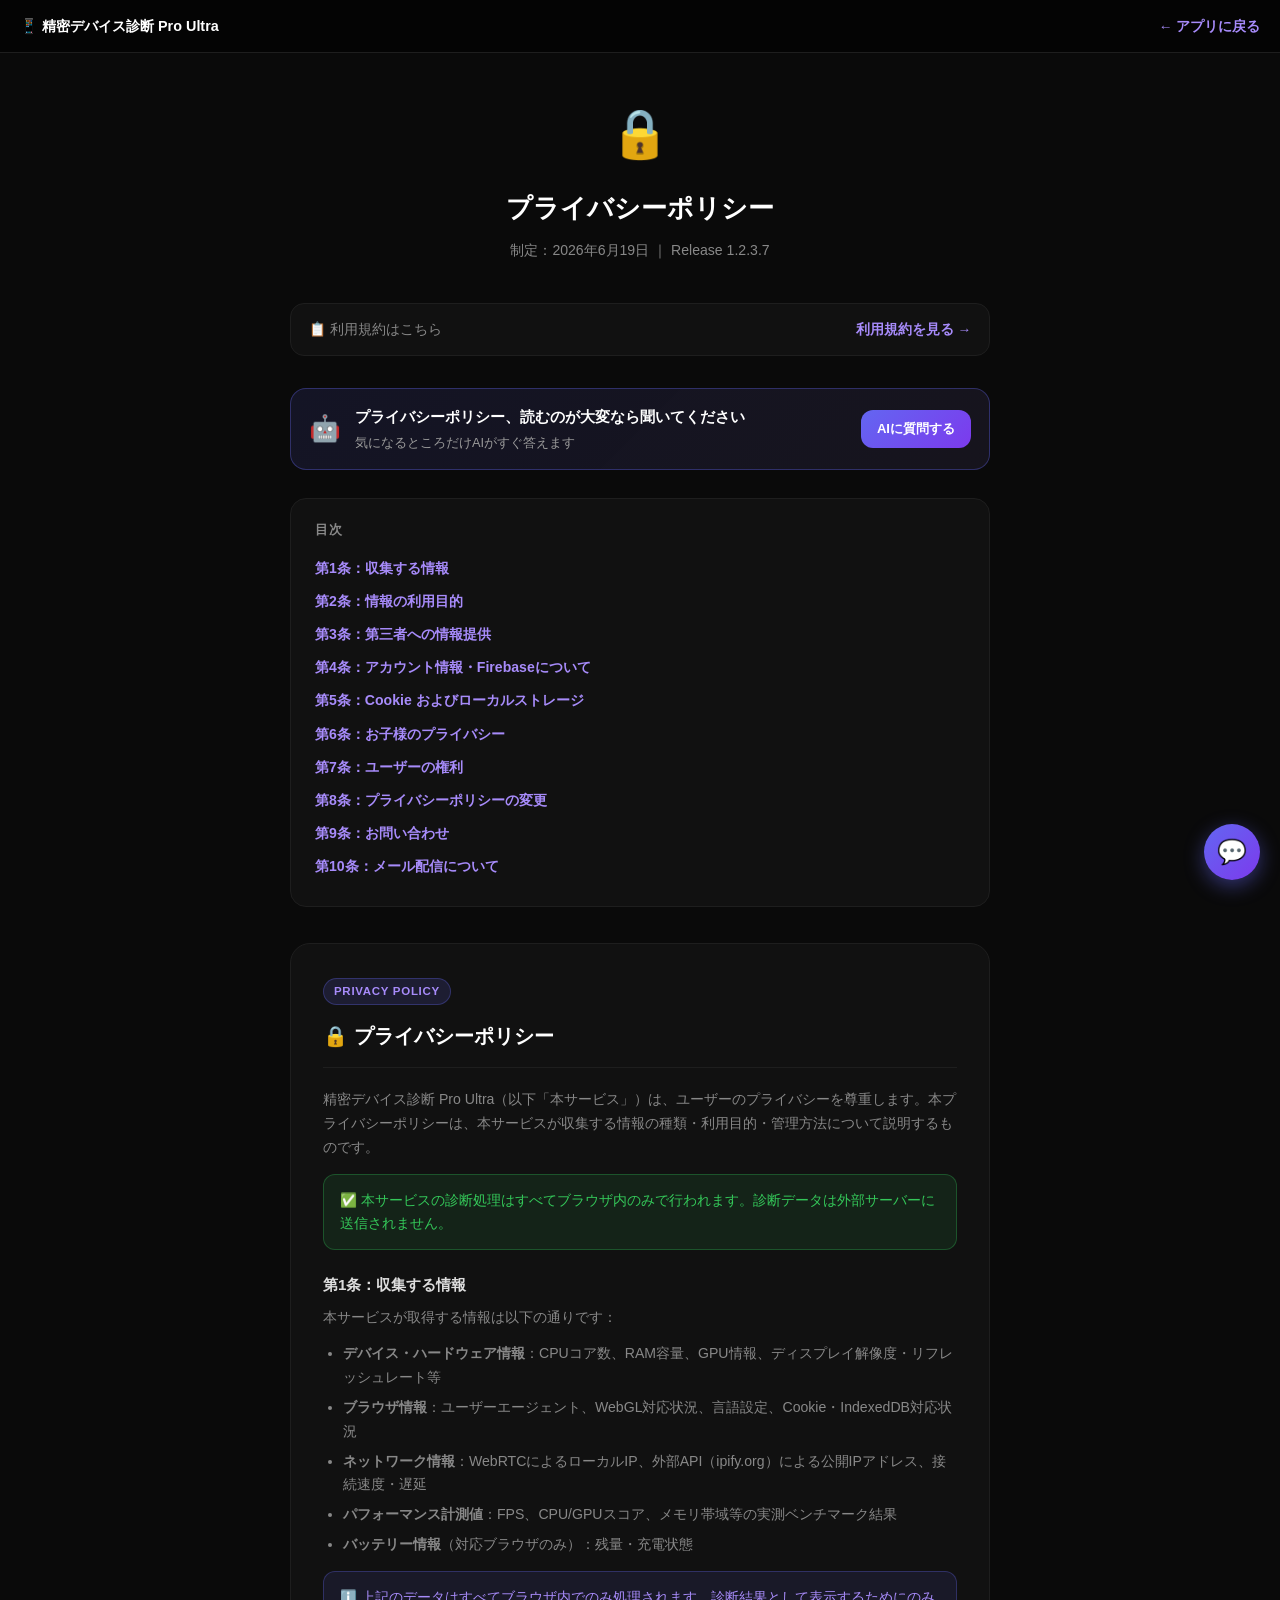
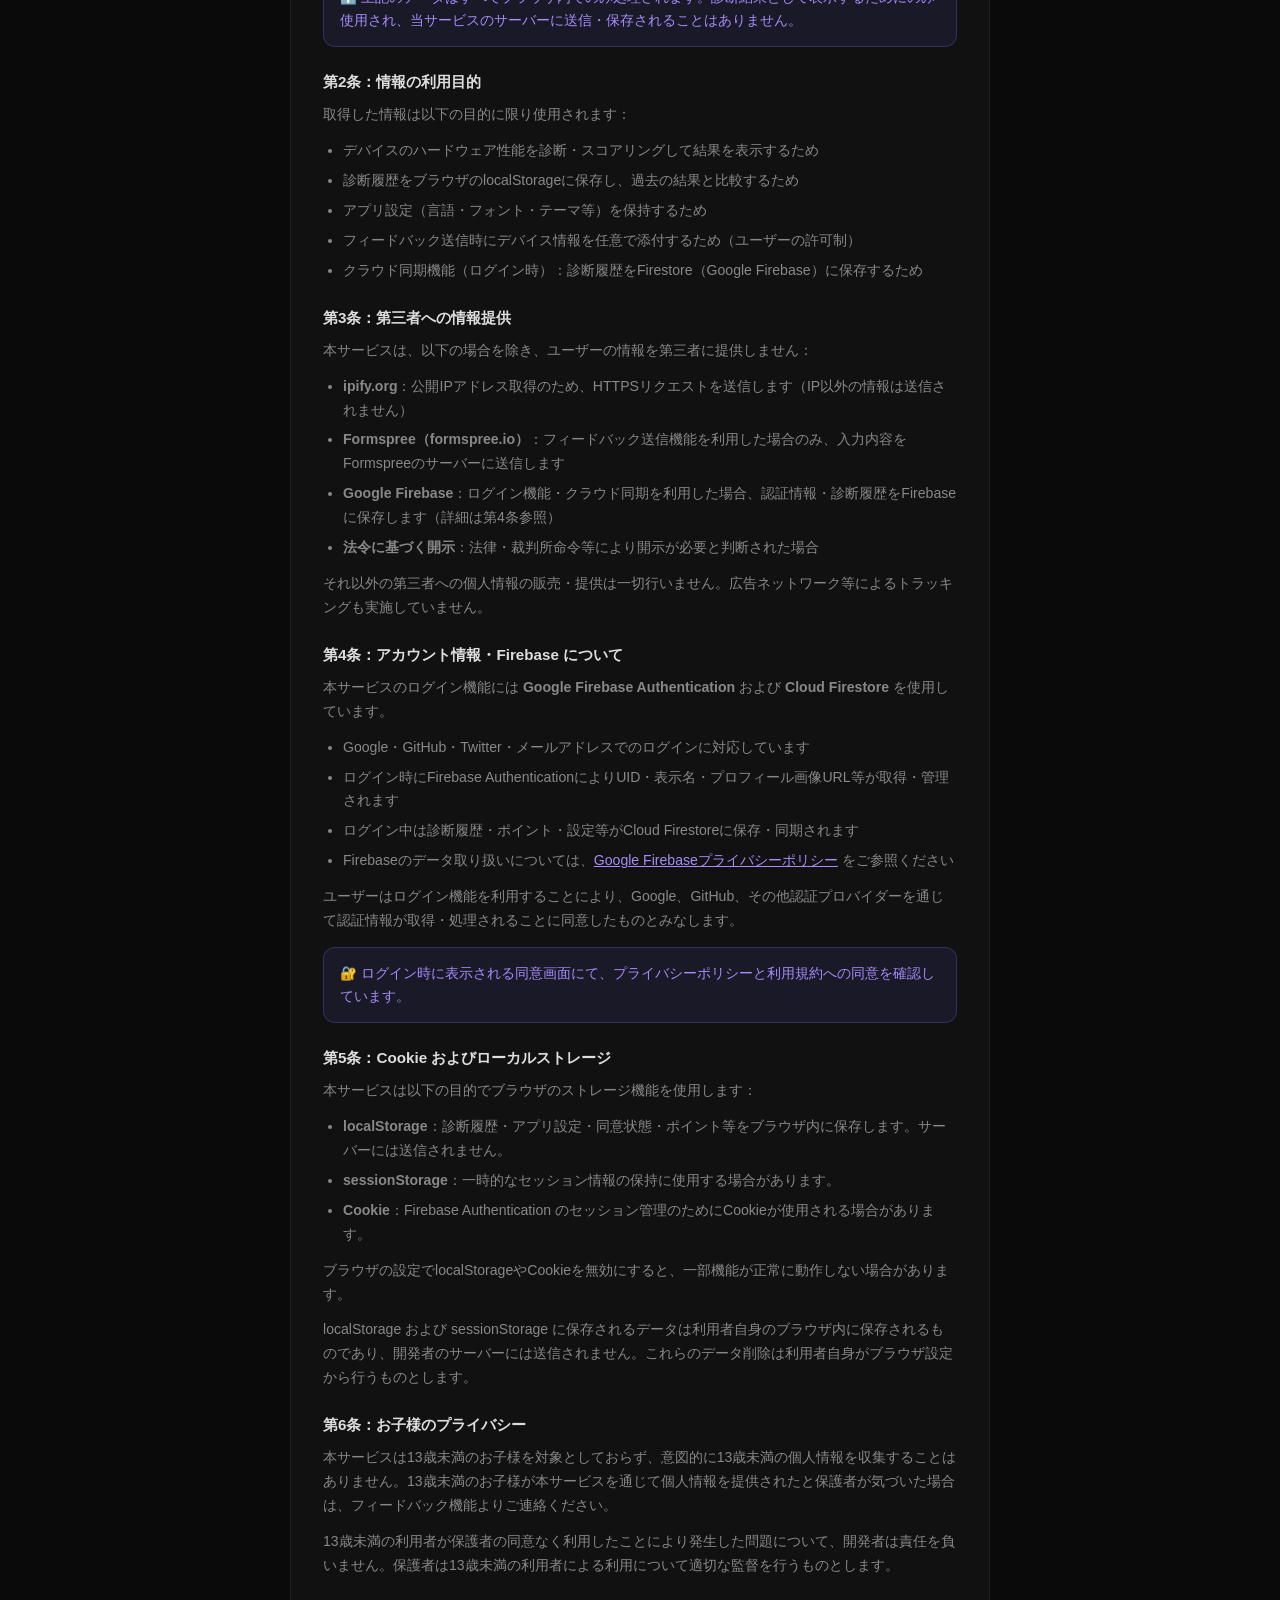
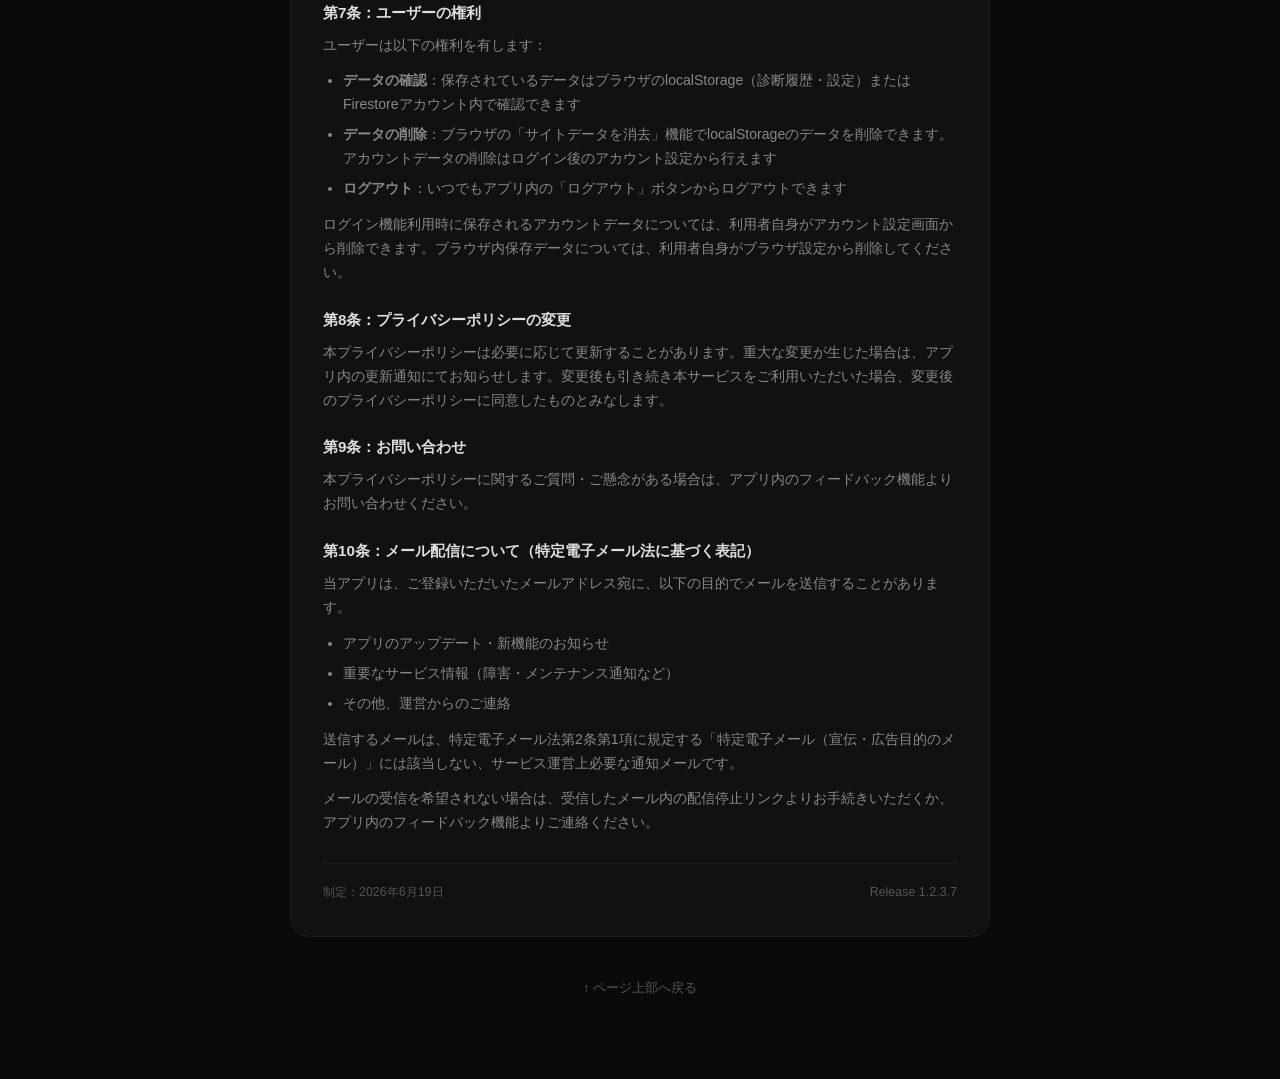
<file: privacy-policy.html>
<!DOCTYPE html>
<html lang="ja">
<head>
  <meta charset="UTF-8">
  <meta name="viewport" content="width=device-width, initial-scale=1.0">
  <title>プライバシーポリシー｜精密デバイス診断 Pro Ultra</title>
  <style>
    :root {
      --bg: #0a0a0a; --surface: #111; --border: #1e1e1e;
      --text: #e0e0e0; --text-muted: #888; --text-dim: #555;
      --accent: #6366f1; --accent2: #a78bfa;
      --warning: #ff9500; --danger: #ff6b6b; --success: #34c759;
    }
    * { box-sizing: border-box; margin: 0; padding: 0; }
    body { font-family: -apple-system, BlinkMacSystemFont, 'Segoe UI', sans-serif; background: var(--bg); color: var(--text); min-height: 100vh; line-height: 1.7; }
    .site-header { background: rgba(5,5,5,0.97); backdrop-filter: blur(12px); border-bottom: 1px solid var(--border); padding: 14px 20px; position: sticky; top: 0; z-index: 100; display: flex; align-items: center; justify-content: space-between; }
    .site-header a { color: var(--accent2); text-decoration: none; font-size: 0.85rem; font-weight: 700; }
    .site-title { font-size: 0.9rem; font-weight: 900; color: #fff; }
    .container { max-width: 740px; margin: 0 auto; padding: 40px 20px 80px; }
    .page-hero { text-align: center; margin-bottom: 40px; }
    .page-hero .icon { font-size: 3rem; margin-bottom: 12px; }
    .page-hero h1 { font-size: 1.6rem; font-weight: 900; color: #fff; margin-bottom: 8px; }
    .page-hero p { color: var(--text-muted); font-size: 0.88rem; }
    .sibling-link { background: var(--surface); border: 1px solid var(--border); border-radius: 14px; padding: 14px 18px; margin-bottom: 32px; display: flex; align-items: center; justify-content: space-between; }
    .sibling-link span { color: var(--text-muted); font-size: 0.85rem; }
    .sibling-link a { color: var(--accent2); text-decoration: none; font-size: 0.85rem; font-weight: 700; }
    .toc { background: var(--surface); border: 1px solid var(--border); border-radius: 16px; padding: 20px 24px; margin-bottom: 36px; }
    .toc h2 { font-size: 0.82rem; font-weight: 700; color: var(--text-muted); text-transform: uppercase; letter-spacing: 0.08em; margin-bottom: 12px; }
    .toc ul { list-style: none; padding: 0; }
    .toc li { margin-bottom: 6px; }
    .toc a { color: var(--accent2); text-decoration: none; font-size: 0.88rem; font-weight: 600; }
    .toc a:hover { text-decoration: underline; }
    .section { background: var(--surface); border: 1px solid var(--border); border-radius: 20px; padding: 32px; margin-bottom: 24px; }
    .section-badge { display: inline-block; background: rgba(99,102,241,0.15); border: 1px solid rgba(99,102,241,0.3); color: var(--accent2); font-size: 0.72rem; font-weight: 800; letter-spacing: 0.06em; text-transform: uppercase; padding: 3px 10px; border-radius: 20px; margin-bottom: 14px; }
    .section h2 { font-size: 1.25rem; font-weight: 900; color: #fff; margin-bottom: 20px; padding-bottom: 14px; border-bottom: 1px solid var(--border); }
    .section h3 { font-size: 0.95rem; font-weight: 800; color: #ddd; margin: 22px 0 8px; }
    .section p { color: var(--text-muted); font-size: 0.88rem; margin-bottom: 12px; }
    .section ul { color: var(--text-muted); font-size: 0.88rem; padding-left: 20px; margin-bottom: 12px; }
    .section li { margin-bottom: 6px; }
    .highlight-box { border-radius: 12px; padding: 14px 16px; margin: 14px 0; font-size: 0.85rem; }
    .highlight-info { background: rgba(99,102,241,0.1); border: 1px solid rgba(99,102,241,0.3); color: var(--accent2); }
    .highlight-success { background: rgba(52,199,89,0.1); border: 1px solid rgba(52,199,89,0.3); color: var(--success); }
    .meta-row { display: flex; justify-content: space-between; align-items: center; margin-top: 28px; padding-top: 18px; border-top: 1px solid var(--border); }
    .meta-row span { font-size: 0.78rem; color: var(--text-dim); }
    .back-top { display: block; text-align: center; margin-top: 40px; color: var(--text-dim); font-size: 0.82rem; text-decoration: none; }
    .back-top:hover { color: var(--accent2); }
    @media (max-width: 600px) { .section { padding: 22px 18px; } .page-hero h1 { font-size: 1.3rem; } }
  </style>
</head>
<body>

<header class="site-header">
  <span class="site-title">📱 精密デバイス診断 Pro Ultra</span>
  <a href="index.html">← アプリに戻る</a>
</header>

<div class="container">
  <div class="page-hero">
    <div class="icon">🔒</div>
    <h1>プライバシーポリシー</h1>
    <p>制定：2026年6月19日 ｜ Release 1.2.3.7</p>
  </div>

  <div class="sibling-link">
    <span>📋 利用規約はこちら</span>
    <a href="terms-of-service.html">利用規約を見る →</a>
  </div>

  <div class="tac-banner">
    <div class="tac-banner-icon">🤖</div>
    <div class="tac-banner-text">
      <strong>プライバシーポリシー、読むのが大変なら聞いてください</strong>
      <span>気になるところだけAIがすぐ答えます</span>
    </div>
    <button onclick="TermsAIChat.open()">AIに質問する</button>
  </div>

  <div class="toc">
    <h2>目次</h2>
    <ul>
      <li><a href="#privacy-1">第1条：収集する情報</a></li>
      <li><a href="#privacy-2">第2条：情報の利用目的</a></li>
      <li><a href="#privacy-3">第3条：第三者への情報提供</a></li>
      <li><a href="#privacy-4">第4条：アカウント情報・Firebaseについて</a></li>
      <li><a href="#privacy-5">第5条：Cookie およびローカルストレージ</a></li>
      <li><a href="#privacy-6">第6条：お子様のプライバシー</a></li>
      <li><a href="#privacy-7">第7条：ユーザーの権利</a></li>
      <li><a href="#privacy-8">第8条：プライバシーポリシーの変更</a></li>
      <li><a href="#privacy-9">第9条：お問い合わせ</a></li>
      <li><a href="#privacy-10">第10条：メール配信について</a></li>
    </ul>
  </div>

  <div class="section">
    <div class="section-badge">Privacy Policy</div>
    <h2>🔒 プライバシーポリシー</h2>
    <p>精密デバイス診断 Pro Ultra（以下「本サービス」）は、ユーザーのプライバシーを尊重します。本プライバシーポリシーは、本サービスが収集する情報の種類・利用目的・管理方法について説明するものです。</p>
    <div class="highlight-box highlight-success">✅ 本サービスの診断処理はすべてブラウザ内のみで行われます。診断データは外部サーバーに送信されません。</div>

    <h3 id="privacy-1">第1条：収集する情報</h3>
    <p>本サービスが取得する情報は以下の通りです：</p>
    <ul>
      <li><strong>デバイス・ハードウェア情報</strong>：CPUコア数、RAM容量、GPU情報、ディスプレイ解像度・リフレッシュレート等</li>
      <li><strong>ブラウザ情報</strong>：ユーザーエージェント、WebGL対応状況、言語設定、Cookie・IndexedDB対応状況</li>
      <li><strong>ネットワーク情報</strong>：WebRTCによるローカルIP、外部API（ipify.org）による公開IPアドレス、接続速度・遅延</li>
      <li><strong>パフォーマンス計測値</strong>：FPS、CPU/GPUスコア、メモリ帯域等の実測ベンチマーク結果</li>
      <li><strong>バッテリー情報</strong>（対応ブラウザのみ）：残量・充電状態</li>
    </ul>
    <div class="highlight-box highlight-info">ℹ️ 上記のデータはすべてブラウザ内でのみ処理されます。診断結果として表示するためにのみ使用され、当サービスのサーバーに送信・保存されることはありません。</div>

    <h3 id="privacy-2">第2条：情報の利用目的</h3>
    <p>取得した情報は以下の目的に限り使用されます：</p>
    <ul>
      <li>デバイスのハードウェア性能を診断・スコアリングして結果を表示するため</li>
      <li>診断履歴をブラウザのlocalStorageに保存し、過去の結果と比較するため</li>
      <li>アプリ設定（言語・フォント・テーマ等）を保持するため</li>
      <li>フィードバック送信時にデバイス情報を任意で添付するため（ユーザーの許可制）</li>
      <li>クラウド同期機能（ログイン時）：診断履歴をFirestore（Google Firebase）に保存するため</li>
    </ul>

    <h3 id="privacy-3">第3条：第三者への情報提供</h3>
    <p>本サービスは、以下の場合を除き、ユーザーの情報を第三者に提供しません：</p>
    <ul>
      <li><strong>ipify.org</strong>：公開IPアドレス取得のため、HTTPSリクエストを送信します（IP以外の情報は送信されません）</li>
      <li><strong>Formspree（formspree.io）</strong>：フィードバック送信機能を利用した場合のみ、入力内容をFormspreeのサーバーに送信します</li>
      <li><strong>Google Firebase</strong>：ログイン機能・クラウド同期を利用した場合、認証情報・診断履歴をFirebaseに保存します（詳細は第4条参照）</li>
      <li><strong>法令に基づく開示</strong>：法律・裁判所命令等により開示が必要と判断された場合</li>
    </ul>
    <p>それ以外の第三者への個人情報の販売・提供は一切行いません。広告ネットワーク等によるトラッキングも実施していません。</p>

    <h3 id="privacy-4">第4条：アカウント情報・Firebase について</h3>
    <p>本サービスのログイン機能には <strong>Google Firebase Authentication</strong> および <strong>Cloud Firestore</strong> を使用しています。</p>
    <ul>
      <li>Google・GitHub・Twitter・メールアドレスでのログインに対応しています</li>
      <li>ログイン時にFirebase AuthenticationによりUID・表示名・プロフィール画像URL等が取得・管理されます</li>
      <li>ログイン中は診断履歴・ポイント・設定等がCloud Firestoreに保存・同期されます</li>
      <li>Firebaseのデータ取り扱いについては、<a href="https://firebase.google.com/support/privacy" target="_blank" rel="noopener" style="color:var(--accent2);">Google Firebaseプライバシーポリシー</a> をご参照ください</li>
    </ul>
    <p>ユーザーはログイン機能を利用することにより、Google、GitHub、その他認証プロバイダーを通じて認証情報が取得・処理されることに同意したものとみなします。</p>
    <div class="highlight-box highlight-info">🔐 ログイン時に表示される同意画面にて、プライバシーポリシーと利用規約への同意を確認しています。</div>

    <h3 id="privacy-5">第5条：Cookie およびローカルストレージ</h3>
    <p>本サービスは以下の目的でブラウザのストレージ機能を使用します：</p>
    <ul>
      <li><strong>localStorage</strong>：診断履歴・アプリ設定・同意状態・ポイント等をブラウザ内に保存します。サーバーには送信されません。</li>
      <li><strong>sessionStorage</strong>：一時的なセッション情報の保持に使用する場合があります。</li>
      <li><strong>Cookie</strong>：Firebase Authentication のセッション管理のためにCookieが使用される場合があります。</li>
    </ul>
    <p>ブラウザの設定でlocalStorageやCookieを無効にすると、一部機能が正常に動作しない場合があります。</p>
    <p>localStorage および sessionStorage に保存されるデータは利用者自身のブラウザ内に保存されるものであり、開発者のサーバーには送信されません。これらのデータ削除は利用者自身がブラウザ設定から行うものとします。</p>

    <h3 id="privacy-6">第6条：お子様のプライバシー</h3>
    <p>本サービスは13歳未満のお子様を対象としておらず、意図的に13歳未満の個人情報を収集することはありません。13歳未満のお子様が本サービスを通じて個人情報を提供されたと保護者が気づいた場合は、フィードバック機能よりご連絡ください。</p>
    <p>13歳未満の利用者が保護者の同意なく利用したことにより発生した問題について、開発者は責任を負いません。保護者は13歳未満の利用者による利用について適切な監督を行うものとします。</p>

    <h3 id="privacy-7">第7条：ユーザーの権利</h3>
    <p>ユーザーは以下の権利を有します：</p>
    <ul>
      <li><strong>データの確認</strong>：保存されているデータはブラウザのlocalStorage（診断履歴・設定）またはFirestoreアカウント内で確認できます</li>
      <li><strong>データの削除</strong>：ブラウザの「サイトデータを消去」機能でlocalStorageのデータを削除できます。アカウントデータの削除はログイン後のアカウント設定から行えます</li>
      <li><strong>ログアウト</strong>：いつでもアプリ内の「ログアウト」ボタンからログアウトできます</li>
    </ul>
    <p>ログイン機能利用時に保存されるアカウントデータについては、利用者自身がアカウント設定画面から削除できます。ブラウザ内保存データについては、利用者自身がブラウザ設定から削除してください。</p>

    <h3 id="privacy-8">第8条：プライバシーポリシーの変更</h3>
    <p>本プライバシーポリシーは必要に応じて更新することがあります。重大な変更が生じた場合は、アプリ内の更新通知にてお知らせします。変更後も引き続き本サービスをご利用いただいた場合、変更後のプライバシーポリシーに同意したものとみなします。</p>

    <h3 id="privacy-9">第9条：お問い合わせ</h3>
    <p>本プライバシーポリシーに関するご質問・ご懸念がある場合は、アプリ内のフィードバック機能よりお問い合わせください。</p>

    <h3 id="privacy-10">第10条：メール配信について（特定電子メール法に基づく表記）</h3>
    <p>当アプリは、ご登録いただいたメールアドレス宛に、以下の目的でメールを送信することがあります。</p>
    <ul>
      <li>アプリのアップデート・新機能のお知らせ</li>
      <li>重要なサービス情報（障害・メンテナンス通知など）</li>
      <li>その他、運営からのご連絡</li>
    </ul>
    <p>送信するメールは、特定電子メール法第2条第1項に規定する「特定電子メール（宣伝・広告目的のメール）」には該当しない、サービス運営上必要な通知メールです。</p>
    <p>メールの受信を希望されない場合は、受信したメール内の配信停止リンクよりお手続きいただくか、アプリ内のフィードバック機能よりご連絡ください。</p>

    <div class="meta-row">
      <span>制定：2026年6月19日</span>
      <span>Release 1.2.3.7</span>
    </div>
  </div>

  <a href="#" class="back-top">↑ ページ上部へ戻る</a>
</div>

<script>
  if (location.hash) {
    setTimeout(() => {
      const el = document.querySelector(location.hash);
      if (el) el.scrollIntoView({ behavior: 'smooth', block: 'start' });
    }, 100);
  }
</script>

<!-- 規約専用AIチャット -->
<script src="terms-ai-chat.js"></script>
<script>
  TermsAIChat.init({
    doc: "privacy",
    quickQuestions: [
      "どんな情報を集めてる？",
      "データは第三者に渡る？",
      "データの削除方法は？",
      "Firebase/ログインって何が保存される？"
    ]
  });
</script>

</body>
</html>
</file>
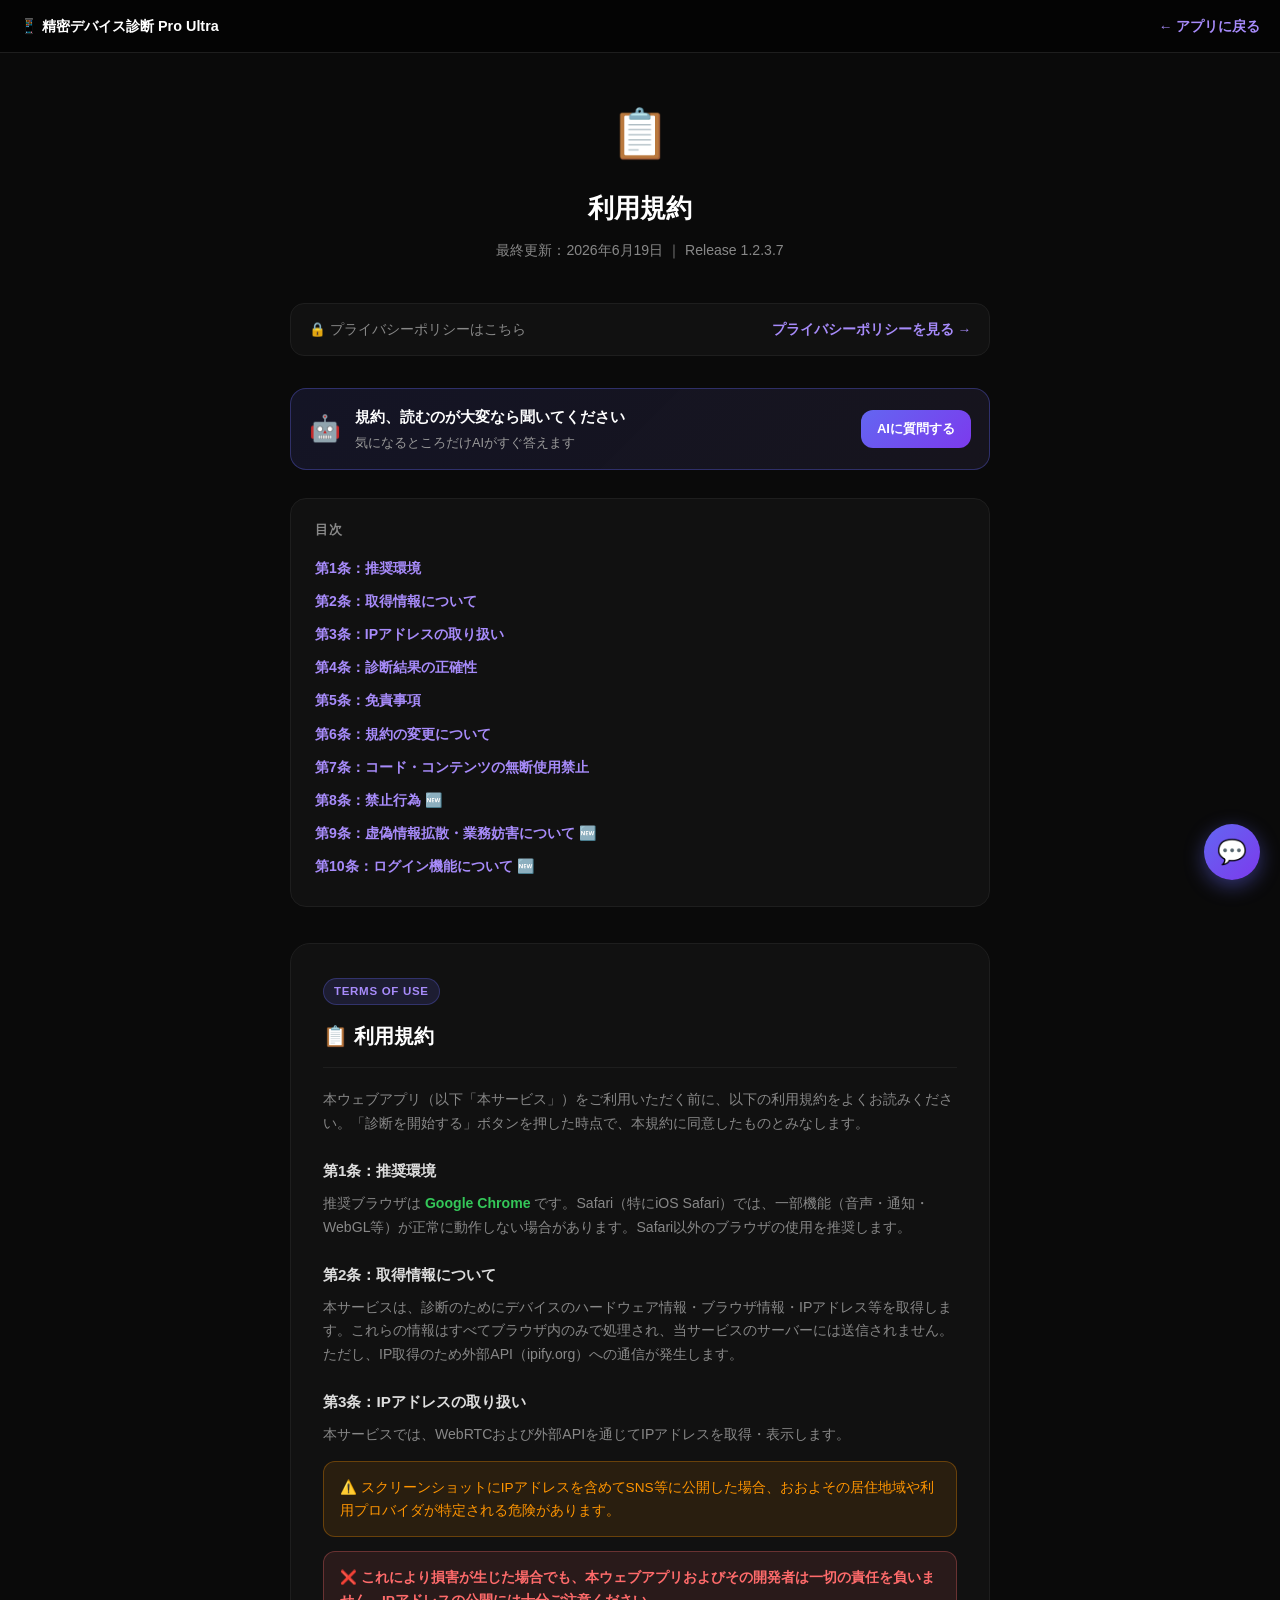
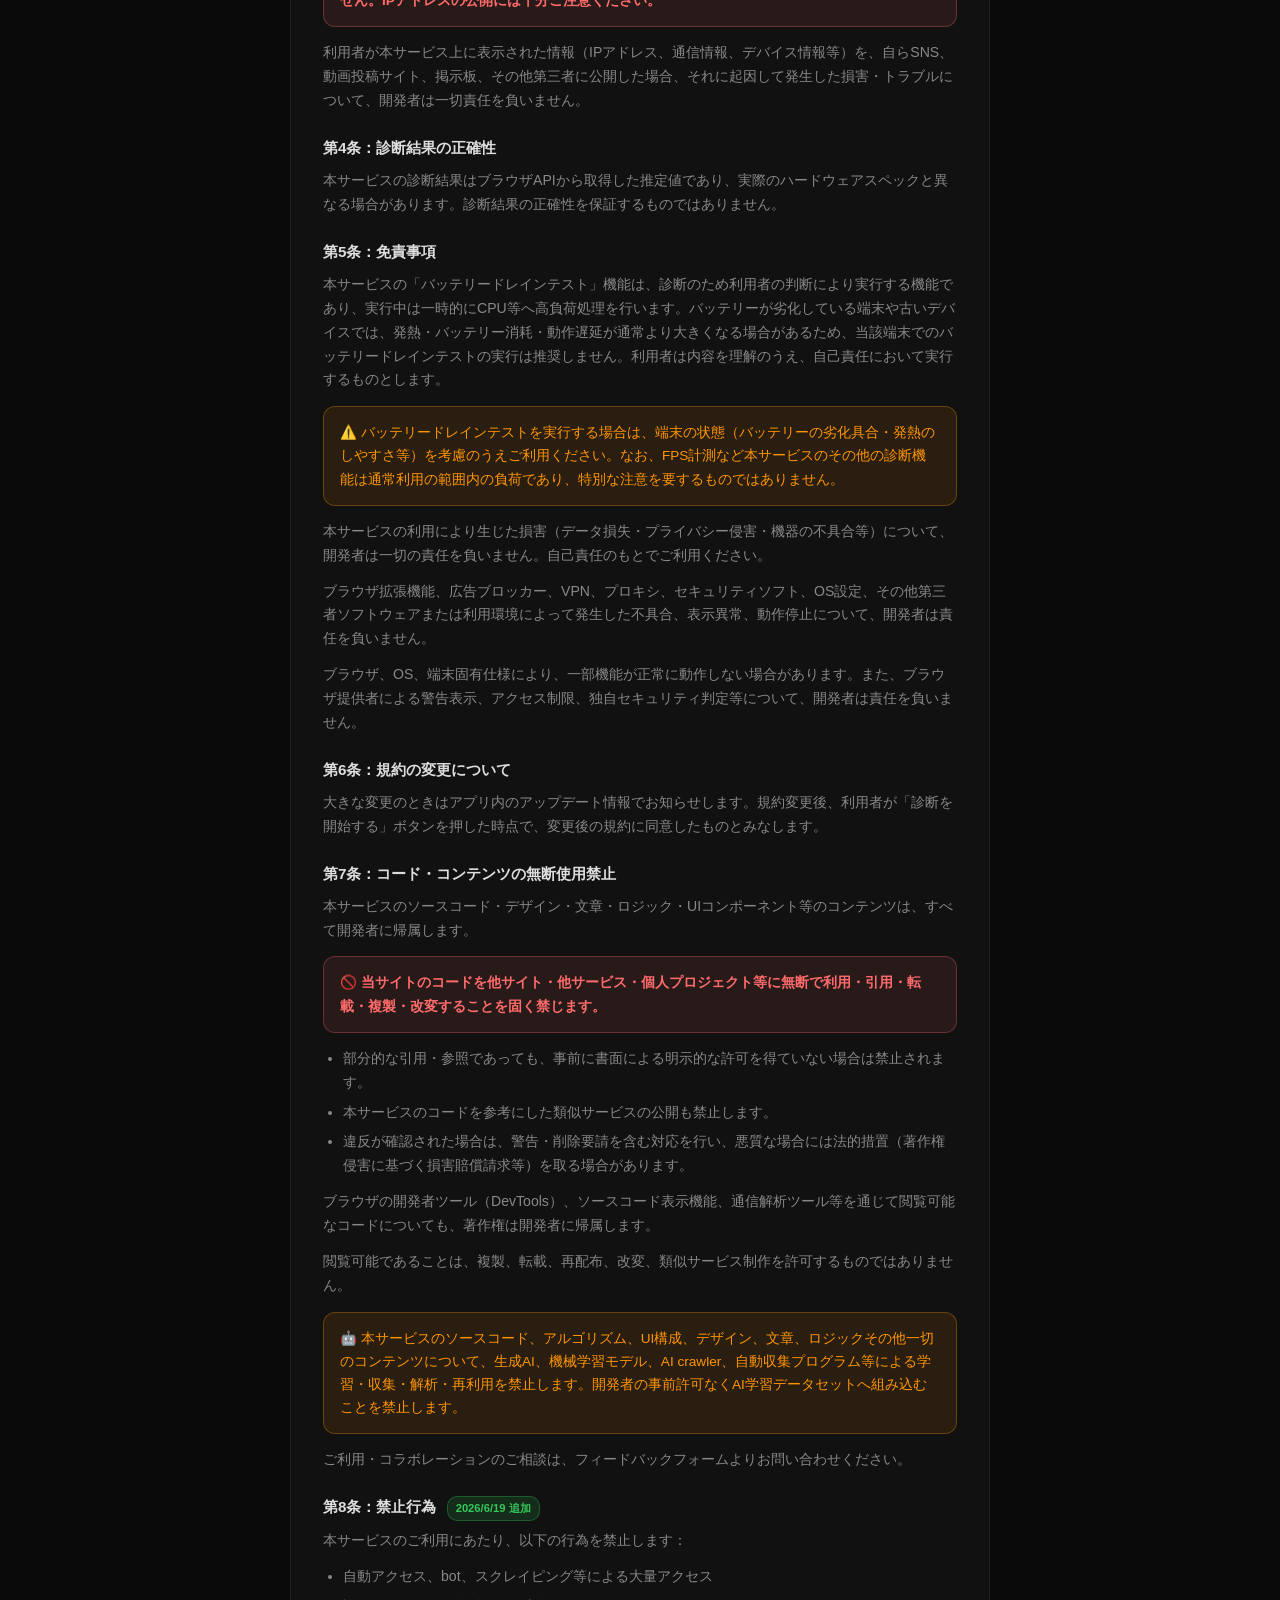
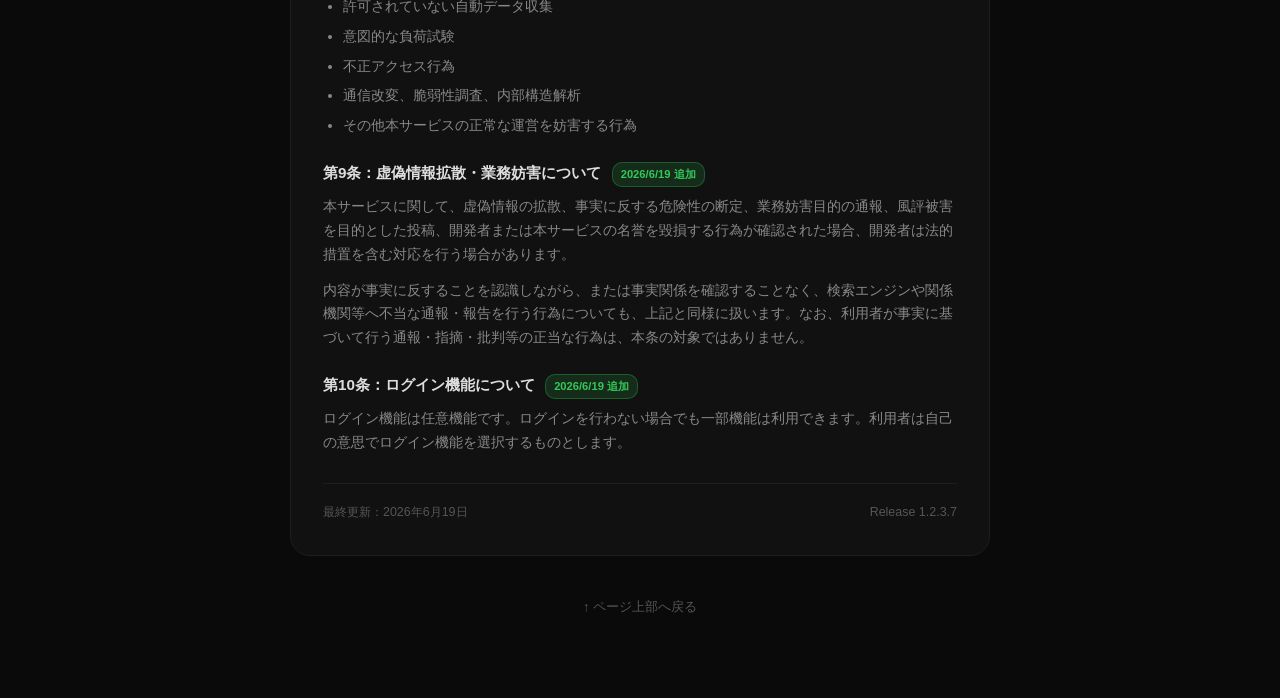
<file: terms-of-service.html>
<!DOCTYPE html>
<html lang="ja">
<head>
  <meta charset="UTF-8">
  <meta name="viewport" content="width=device-width, initial-scale=1.0">
  <title>利用規約｜精密デバイス診断 Pro Ultra</title>
  <style>
    :root {
      --bg: #0a0a0a; --surface: #111; --border: #1e1e1e;
      --text: #e0e0e0; --text-muted: #888; --text-dim: #555;
      --accent: #6366f1; --accent2: #a78bfa;
      --warning: #ff9500; --danger: #ff6b6b; --success: #34c759;
    }
    * { box-sizing: border-box; margin: 0; padding: 0; }
    body { font-family: -apple-system, BlinkMacSystemFont, 'Segoe UI', sans-serif; background: var(--bg); color: var(--text); min-height: 100vh; line-height: 1.7; }
    .site-header { background: rgba(5,5,5,0.97); backdrop-filter: blur(12px); border-bottom: 1px solid var(--border); padding: 14px 20px; position: sticky; top: 0; z-index: 100; display: flex; align-items: center; justify-content: space-between; }
    .site-header a { color: var(--accent2); text-decoration: none; font-size: 0.85rem; font-weight: 700; }
    .site-title { font-size: 0.9rem; font-weight: 900; color: #fff; }
    .container { max-width: 740px; margin: 0 auto; padding: 40px 20px 80px; }
    .page-hero { text-align: center; margin-bottom: 40px; }
    .page-hero .icon { font-size: 3rem; margin-bottom: 12px; }
    .page-hero h1 { font-size: 1.6rem; font-weight: 900; color: #fff; margin-bottom: 8px; }
    .page-hero p { color: var(--text-muted); font-size: 0.88rem; }
    .sibling-link { background: var(--surface); border: 1px solid var(--border); border-radius: 14px; padding: 14px 18px; margin-bottom: 32px; display: flex; align-items: center; justify-content: space-between; }
    .sibling-link span { color: var(--text-muted); font-size: 0.85rem; }
    .sibling-link a { color: var(--accent2); text-decoration: none; font-size: 0.85rem; font-weight: 700; }
    .toc { background: var(--surface); border: 1px solid var(--border); border-radius: 16px; padding: 20px 24px; margin-bottom: 36px; }
    .toc h2 { font-size: 0.82rem; font-weight: 700; color: var(--text-muted); text-transform: uppercase; letter-spacing: 0.08em; margin-bottom: 12px; }
    .toc ul { list-style: none; padding: 0; }
    .toc li { margin-bottom: 6px; }
    .toc a { color: var(--accent2); text-decoration: none; font-size: 0.88rem; font-weight: 600; }
    .toc a:hover { text-decoration: underline; }
    .section { background: var(--surface); border: 1px solid var(--border); border-radius: 20px; padding: 32px; margin-bottom: 24px; }
    .section-badge { display: inline-block; background: rgba(99,102,241,0.15); border: 1px solid rgba(99,102,241,0.3); color: var(--accent2); font-size: 0.72rem; font-weight: 800; letter-spacing: 0.06em; text-transform: uppercase; padding: 3px 10px; border-radius: 20px; margin-bottom: 14px; }
    .section h2 { font-size: 1.25rem; font-weight: 900; color: #fff; margin-bottom: 20px; padding-bottom: 14px; border-bottom: 1px solid var(--border); }
    .section h3 { font-size: 0.95rem; font-weight: 800; color: #ddd; margin: 22px 0 8px; }
    .section p { color: var(--text-muted); font-size: 0.88rem; margin-bottom: 12px; }
    .section ul { color: var(--text-muted); font-size: 0.88rem; padding-left: 20px; margin-bottom: 12px; }
    .section li { margin-bottom: 6px; }
    .highlight-box { border-radius: 12px; padding: 14px 16px; margin: 14px 0; font-size: 0.85rem; }
    .highlight-warning { background: rgba(255,149,0,0.1); border: 1px solid rgba(255,149,0,0.3); color: var(--warning); }
    .highlight-danger { background: rgba(255,107,107,0.1); border: 1px solid rgba(255,107,107,0.3); color: var(--danger); font-weight: 700; }
    .highlight-info { background: rgba(99,102,241,0.1); border: 1px solid rgba(99,102,241,0.3); color: var(--accent2); }
    .new-badge { display: inline-block; background: rgba(52,199,89,0.15); border: 1px solid rgba(52,199,89,0.3); color: var(--success); font-size: 0.7rem; font-weight: 800; padding: 2px 8px; border-radius: 10px; margin-left: 6px; vertical-align: middle; }
    .meta-row { display: flex; justify-content: space-between; align-items: center; margin-top: 28px; padding-top: 18px; border-top: 1px solid var(--border); }
    .meta-row span { font-size: 0.78rem; color: var(--text-dim); }
    .back-top { display: block; text-align: center; margin-top: 40px; color: var(--text-dim); font-size: 0.82rem; text-decoration: none; }
    .back-top:hover { color: var(--accent2); }
    @media (max-width: 600px) { .section { padding: 22px 18px; } .page-hero h1 { font-size: 1.3rem; } }
  </style>
</head>
<body>

<header class="site-header">
  <span class="site-title">📱 精密デバイス診断 Pro Ultra</span>
  <a href="index.html">← アプリに戻る</a>
</header>

<div class="container">
  <div class="page-hero">
    <div class="icon">📋</div>
    <h1>利用規約</h1>
    <p>最終更新：2026年6月19日 ｜ Release 1.2.3.7</p>
  </div>

  <div class="sibling-link">
    <span>🔒 プライバシーポリシーはこちら</span>
    <a href="privacy-policy.html">プライバシーポリシーを見る →</a>
  </div>

  <div class="tac-banner">
    <div class="tac-banner-icon">🤖</div>
    <div class="tac-banner-text">
      <strong>規約、読むのが大変なら聞いてください</strong>
      <span>気になるところだけAIがすぐ答えます</span>
    </div>
    <button onclick="TermsAIChat.open()">AIに質問する</button>
  </div>

  <div class="toc">
    <h2>目次</h2>
    <ul>
      <li><a href="#terms-1">第1条：推奨環境</a></li>
      <li><a href="#terms-2">第2条：取得情報について</a></li>
      <li><a href="#terms-3">第3条：IPアドレスの取り扱い</a></li>
      <li><a href="#terms-4">第4条：診断結果の正確性</a></li>
      <li><a href="#terms-5">第5条：免責事項</a></li>
      <li><a href="#terms-6">第6条：規約の変更について</a></li>
      <li><a href="#terms-7">第7条：コード・コンテンツの無断使用禁止</a></li>
      <li><a href="#terms-8">第8条：禁止行為 🆕</a></li>
      <li><a href="#terms-9">第9条：虚偽情報拡散・業務妨害について 🆕</a></li>
      <li><a href="#terms-10">第10条：ログイン機能について 🆕</a></li>
    </ul>
  </div>

  <div class="section">
    <div class="section-badge">Terms of Use</div>
    <h2>📋 利用規約</h2>
    <p>本ウェブアプリ（以下「本サービス」）をご利用いただく前に、以下の利用規約をよくお読みください。「診断を開始する」ボタンを押した時点で、本規約に同意したものとみなします。</p>

    <h3 id="terms-1">第1条：推奨環境</h3>
    <p>推奨ブラウザは <strong style="color:#34c759;">Google Chrome</strong> です。Safari（特にiOS Safari）では、一部機能（音声・通知・WebGL等）が正常に動作しない場合があります。Safari以外のブラウザの使用を推奨します。</p>

    <h3 id="terms-2">第2条：取得情報について</h3>
    <p>本サービスは、診断のためにデバイスのハードウェア情報・ブラウザ情報・IPアドレス等を取得します。これらの情報はすべてブラウザ内のみで処理され、当サービスのサーバーには送信されません。ただし、IP取得のため外部API（ipify.org）への通信が発生します。</p>

    <h3 id="terms-3">第3条：IPアドレスの取り扱い</h3>
    <p>本サービスでは、WebRTCおよび外部APIを通じてIPアドレスを取得・表示します。</p>
    <div class="highlight-box highlight-warning">⚠️ スクリーンショットにIPアドレスを含めてSNS等に公開した場合、おおよその居住地域や利用プロバイダが特定される危険があります。</div>
    <div class="highlight-box highlight-danger">❌ これにより損害が生じた場合でも、本ウェブアプリおよびその開発者は一切の責任を負いません。IPアドレスの公開には十分ご注意ください。</div>
    <p>利用者が本サービス上に表示された情報（IPアドレス、通信情報、デバイス情報等）を、自らSNS、動画投稿サイト、掲示板、その他第三者に公開した場合、それに起因して発生した損害・トラブルについて、開発者は一切責任を負いません。</p>

    <h3 id="terms-4">第4条：診断結果の正確性</h3>
    <p>本サービスの診断結果はブラウザAPIから取得した推定値であり、実際のハードウェアスペックと異なる場合があります。診断結果の正確性を保証するものではありません。</p>

    <h3 id="terms-5">第5条：免責事項</h3>
    <p>本サービスの「バッテリードレインテスト」機能は、診断のため利用者の判断により実行する機能であり、実行中は一時的にCPU等へ高負荷処理を行います。バッテリーが劣化している端末や古いデバイスでは、発熱・バッテリー消耗・動作遅延が通常より大きくなる場合があるため、当該端末でのバッテリードレインテストの実行は推奨しません。利用者は内容を理解のうえ、自己責任において実行するものとします。</p>
    <div class="highlight-box highlight-warning">⚠️ バッテリードレインテストを実行する場合は、端末の状態（バッテリーの劣化具合・発熱のしやすさ等）を考慮のうえご利用ください。なお、FPS計測など本サービスのその他の診断機能は通常利用の範囲内の負荷であり、特別な注意を要するものではありません。</div>
    <p>本サービスの利用により生じた損害（データ損失・プライバシー侵害・機器の不具合等）について、開発者は一切の責任を負いません。自己責任のもとでご利用ください。</p>
    <p>ブラウザ拡張機能、広告ブロッカー、VPN、プロキシ、セキュリティソフト、OS設定、その他第三者ソフトウェアまたは利用環境によって発生した不具合、表示異常、動作停止について、開発者は責任を負いません。</p>
    <p>ブラウザ、OS、端末固有仕様により、一部機能が正常に動作しない場合があります。また、ブラウザ提供者による警告表示、アクセス制限、独自セキュリティ判定等について、開発者は責任を負いません。</p>

    <h3 id="terms-6">第6条：規約の変更について</h3>
    <p>大きな変更のときはアプリ内のアップデート情報でお知らせします。規約変更後、利用者が「診断を開始する」ボタンを押した時点で、変更後の規約に同意したものとみなします。</p>

    <h3 id="terms-7">第7条：コード・コンテンツの無断使用禁止</h3>
    <p>本サービスのソースコード・デザイン・文章・ロジック・UIコンポーネント等のコンテンツは、すべて開発者に帰属します。</p>
    <div class="highlight-box highlight-danger">🚫 当サイトのコードを他サイト・他サービス・個人プロジェクト等に無断で利用・引用・転載・複製・改変することを固く禁じます。</div>
    <ul>
      <li>部分的な引用・参照であっても、事前に書面による明示的な許可を得ていない場合は禁止されます。</li>
      <li>本サービスのコードを参考にした類似サービスの公開も禁止します。</li>
      <li>違反が確認された場合は、警告・削除要請を含む対応を行い、悪質な場合には法的措置（著作権侵害に基づく損害賠償請求等）を取る場合があります。</li>
    </ul>
    <p>ブラウザの開発者ツール（DevTools）、ソースコード表示機能、通信解析ツール等を通じて閲覧可能なコードについても、著作権は開発者に帰属します。</p>
    <p>閲覧可能であることは、複製、転載、再配布、改変、類似サービス制作を許可するものではありません。</p>
    <div class="highlight-box highlight-warning">🤖 本サービスのソースコード、アルゴリズム、UI構成、デザイン、文章、ロジックその他一切のコンテンツについて、生成AI、機械学習モデル、AI crawler、自動収集プログラム等による学習・収集・解析・再利用を禁止します。開発者の事前許可なくAI学習データセットへ組み込むことを禁止します。</div>
    <p>ご利用・コラボレーションのご相談は、フィードバックフォームよりお問い合わせください。</p>

    <h3 id="terms-8">第8条：禁止行為 <span class="new-badge">2026/6/19 追加</span></h3>
    <p>本サービスのご利用にあたり、以下の行為を禁止します：</p>
    <ul>
      <li>自動アクセス、bot、スクレイピング等による大量アクセス</li>
      <li>許可されていない自動データ収集</li>
      <li>意図的な負荷試験</li>
      <li>不正アクセス行為</li>
      <li>通信改変、脆弱性調査、内部構造解析</li>
      <li>その他本サービスの正常な運営を妨害する行為</li>
    </ul>

    <h3 id="terms-9">第9条：虚偽情報拡散・業務妨害について <span class="new-badge">2026/6/19 追加</span></h3>
    <p>本サービスに関して、虚偽情報の拡散、事実に反する危険性の断定、業務妨害目的の通報、風評被害を目的とした投稿、開発者または本サービスの名誉を毀損する行為が確認された場合、開発者は法的措置を含む対応を行う場合があります。</p>
    <p>内容が事実に反することを認識しながら、または事実関係を確認することなく、検索エンジンや関係機関等へ不当な通報・報告を行う行為についても、上記と同様に扱います。なお、利用者が事実に基づいて行う通報・指摘・批判等の正当な行為は、本条の対象ではありません。</p>

    <h3 id="terms-10">第10条：ログイン機能について <span class="new-badge">2026/6/19 追加</span></h3>
    <p>ログイン機能は任意機能です。ログインを行わない場合でも一部機能は利用できます。利用者は自己の意思でログイン機能を選択するものとします。</p>

    <div class="meta-row">
      <span>最終更新：2026年6月19日</span>
      <span>Release 1.2.3.7</span>
    </div>
  </div>

  <a href="#" class="back-top">↑ ページ上部へ戻る</a>
</div>

<script>
  if (location.hash) {
    setTimeout(() => {
      const el = document.querySelector(location.hash);
      if (el) el.scrollIntoView({ behavior: 'smooth', block: 'start' });
    }, 100);
  }
</script>

<!-- 規約専用AIチャット -->
<script src="terms-ai-chat.js"></script>
<script>
  TermsAIChat.init({
    doc: "terms",
    quickQuestions: [
      "推奨環境は？",
      "禁止行為って何？"
    ]
  });
</script>

</body>
</html>
</file>
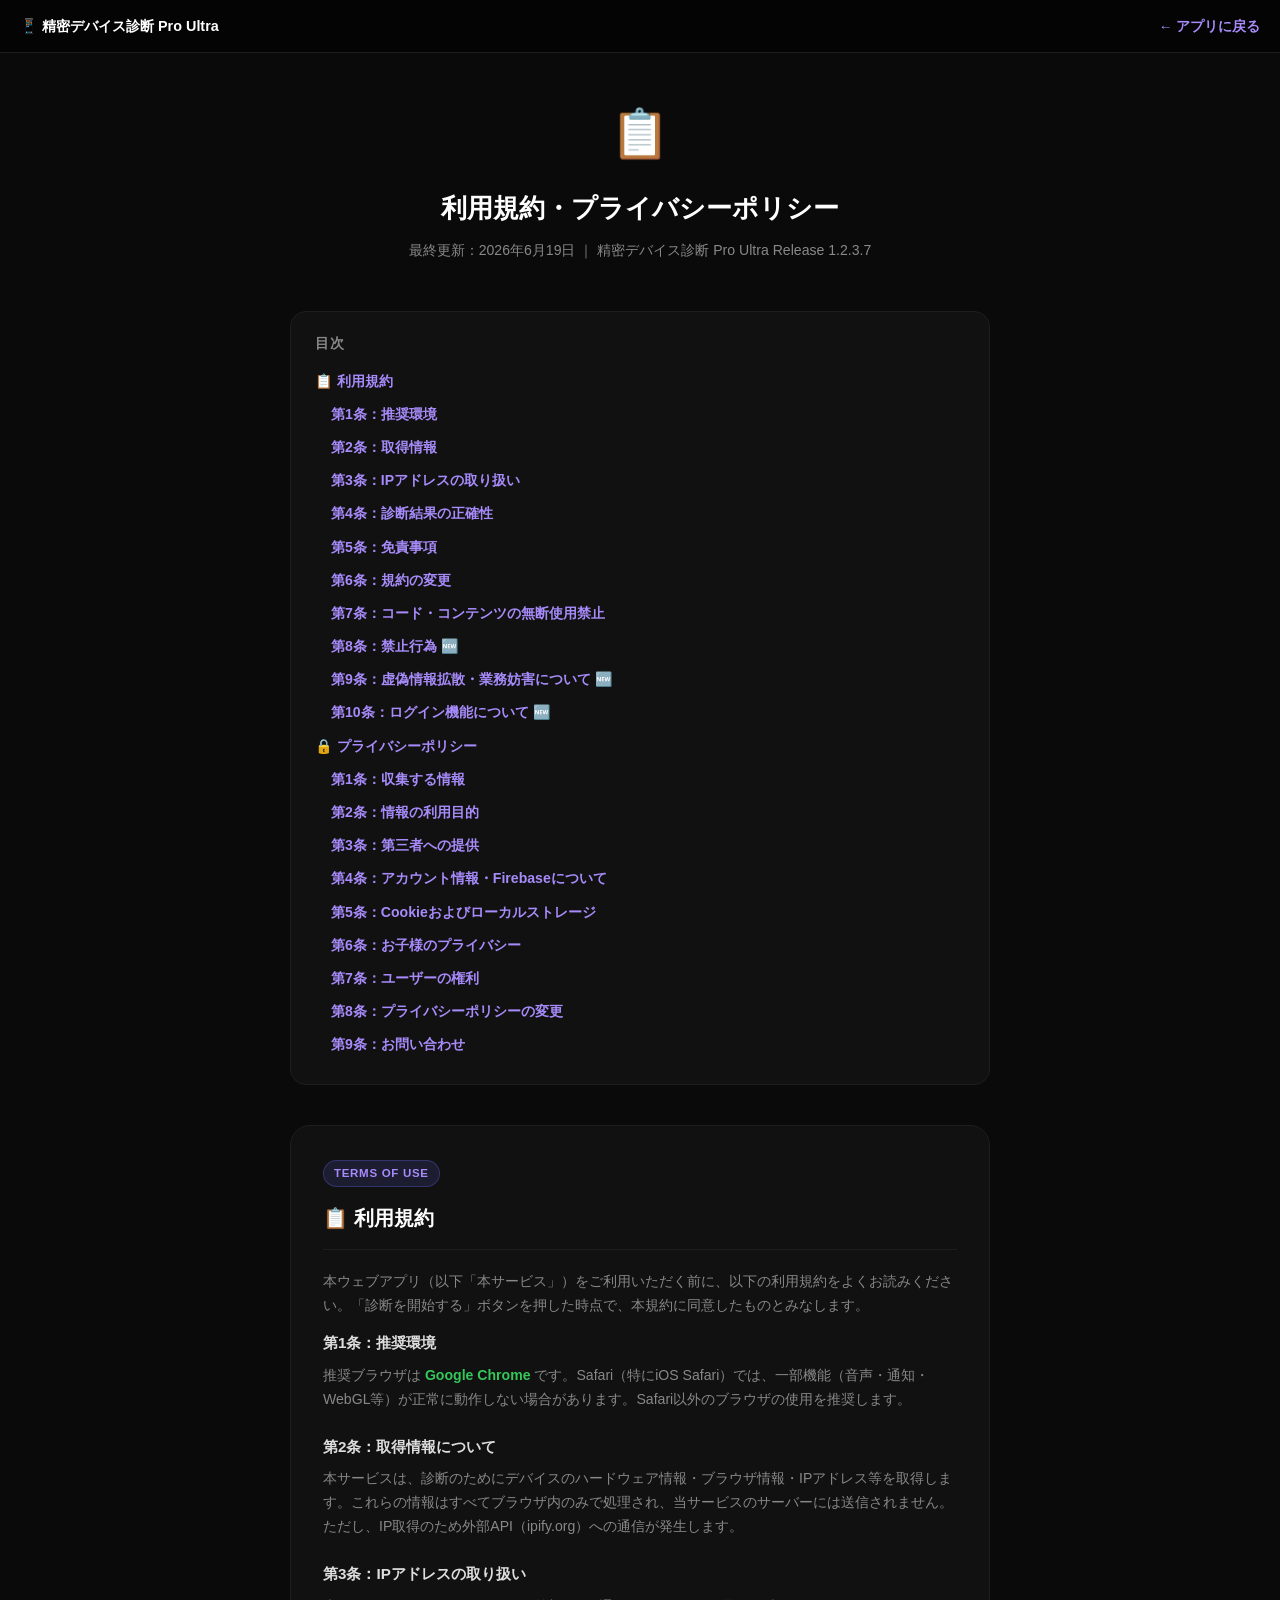
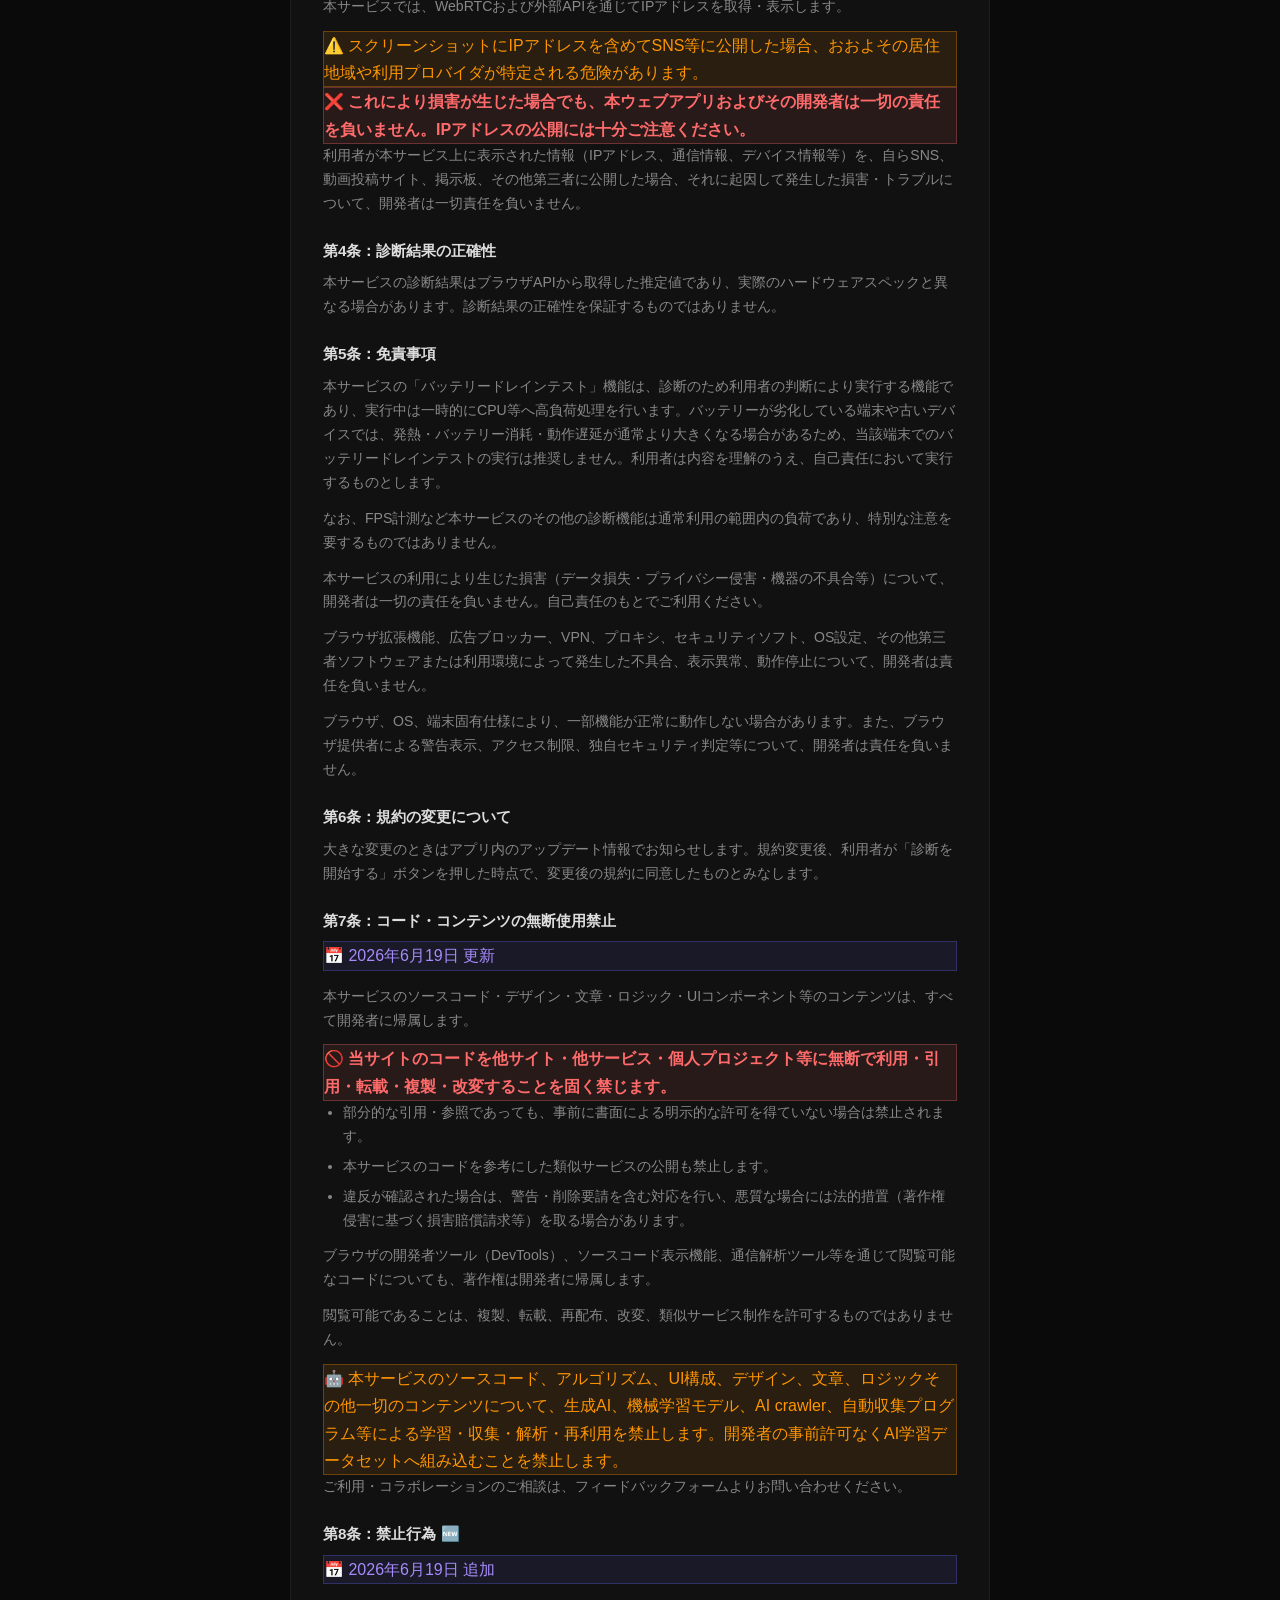
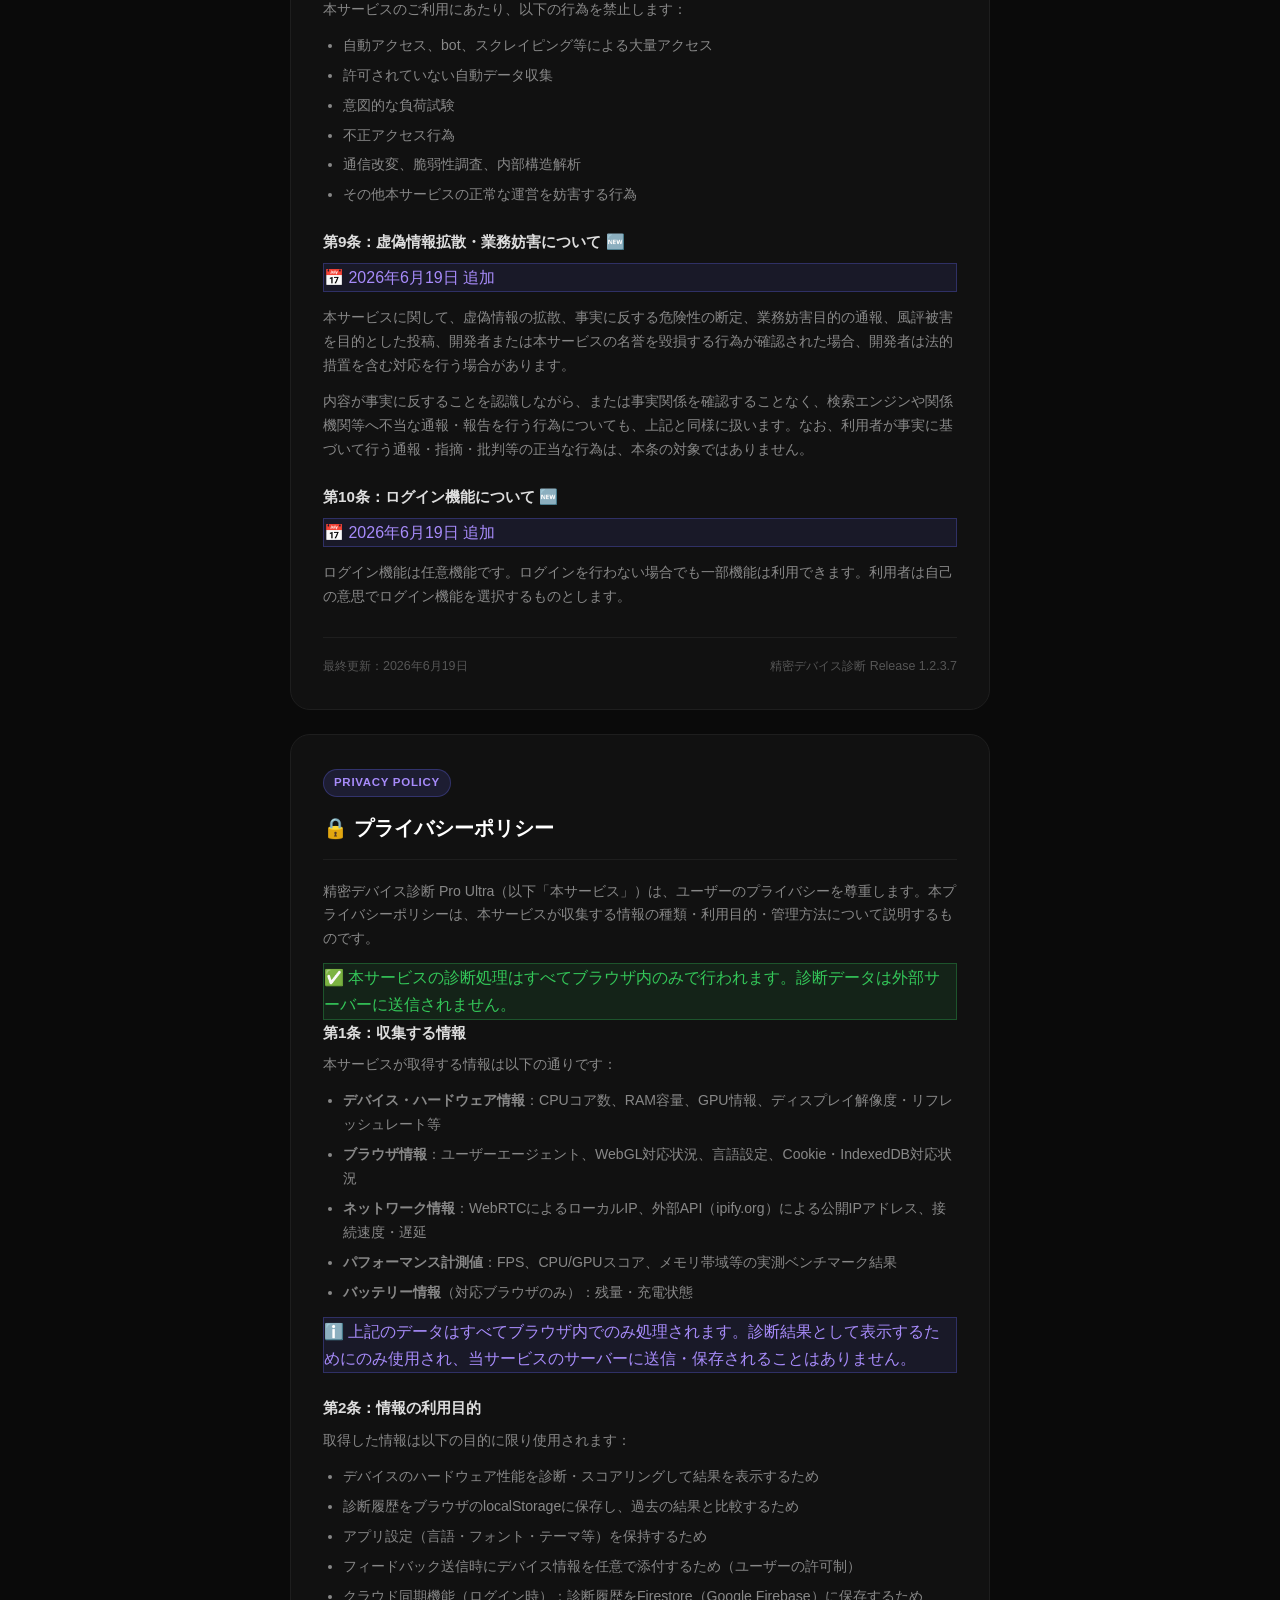
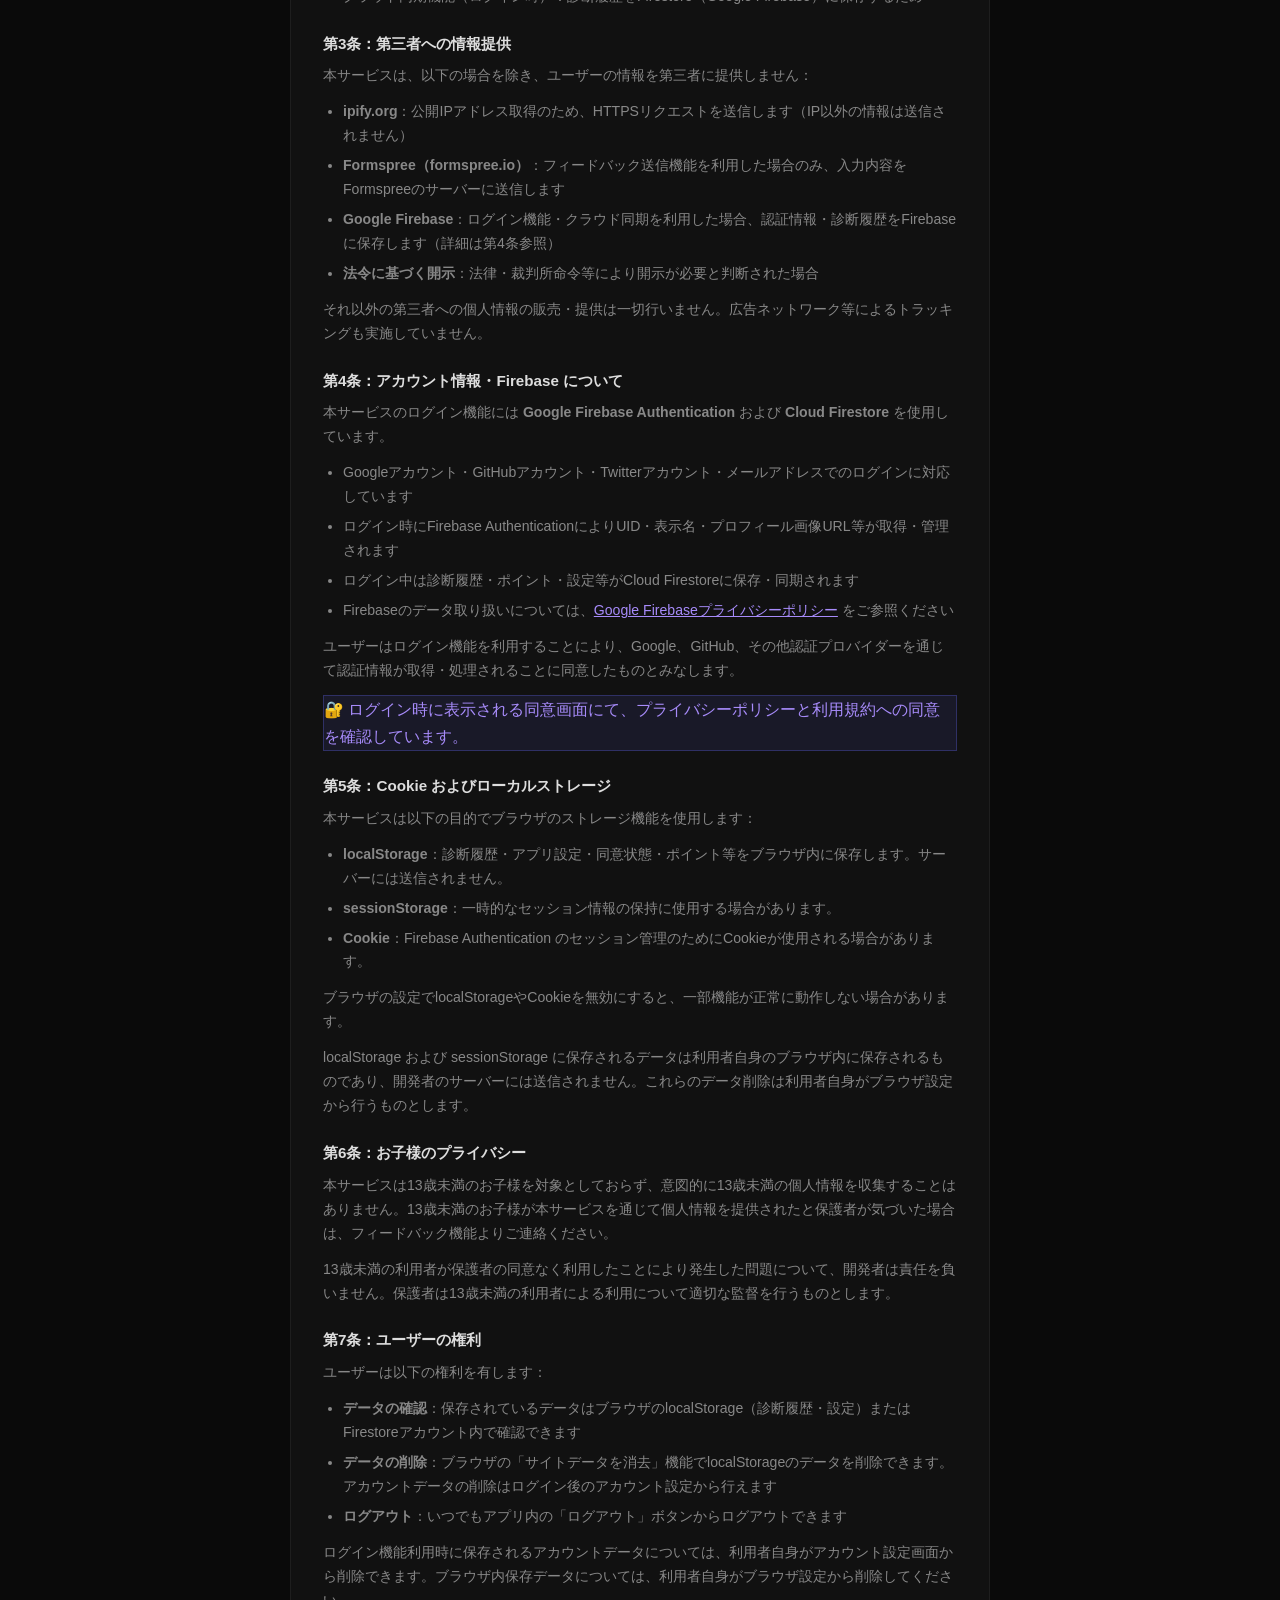
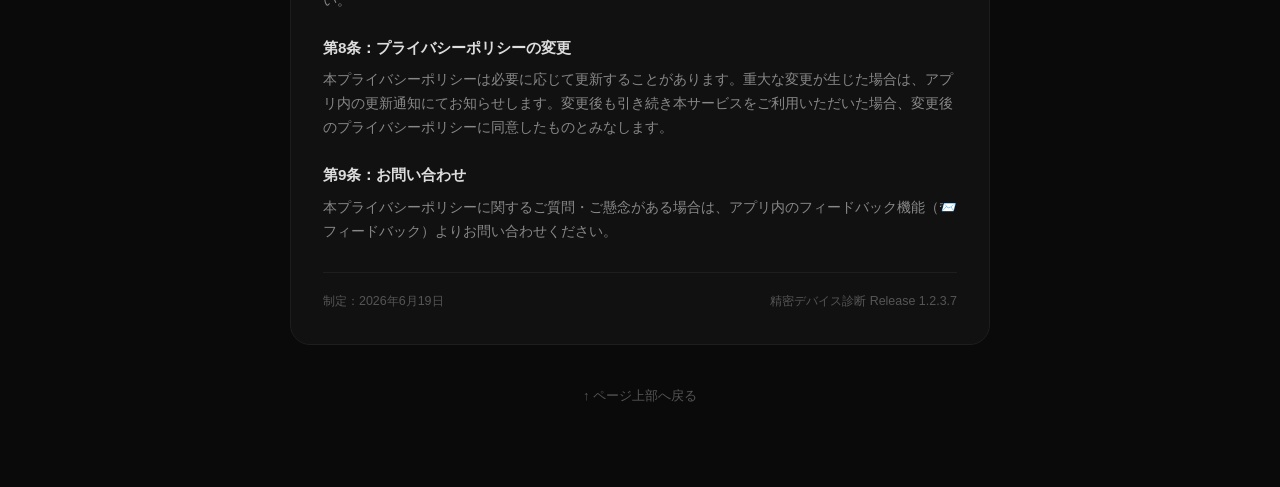
<file: terms.html>
<!DOCTYPE html>
<html lang="ja">
<head>
  <meta charset="UTF-8">
  <meta name="viewport" content="width=device-width, initial-scale=1.0">
  <title>利用規約・プライバシーポリシー｜精密デバイス診断 Pro Ultra</title>
  <style>
    :root {
      --bg: #0a0a0a;
      --surface: #111;
      --border: #1e1e1e;
      --text: #e0e0e0;
      --text-muted: #888;
      --text-dim: #555;
      --accent: #6366f1;
      --accent2: #a78bfa;
      --warning: #ff9500;
      --danger: #ff6b6b;
      --success: #34c759;
    }
    * { box-sizing: border-box; margin: 0; padding: 0; }
    body {
      font-family: -apple-system, BlinkMacSystemFont, 'Segoe UI', sans-serif;
      background: var(--bg);
      color: var(--text);
      min-height: 100vh;
      line-height: 1.7;
    }
    .site-header {
      background: rgba(5,5,5,0.97);
      backdrop-filter: blur(12px);
      border-bottom: 1px solid var(--border);
      padding: 14px 20px;
      position: sticky;
      top: 0;
      z-index: 100;
      display: flex;
      align-items: center;
      justify-content: space-between;
    }
    .site-header a {
      color: var(--accent2);
      text-decoration: none;
      font-size: 0.85rem;
      font-weight: 700;
    }
    .site-title {
      font-size: 0.9rem;
      font-weight: 900;
      color: #fff;
    }
    .container {
      max-width: 740px;
      margin: 0 auto;
      padding: 40px 20px 80px;
    }
    .page-hero {
      text-align: center;
      margin-bottom: 48px;
    }
    .page-hero .icon { font-size: 3rem; margin-bottom: 12px; }
    .page-hero h1 {
      font-size: 1.6rem;
      font-weight: 900;
      color: #fff;
      margin-bottom: 8px;
    }
    .page-hero p {
      color: var(--text-muted);
      font-size: 0.88rem;
    }
    .toc {
      background: var(--surface);
      border: 1px solid var(--border);
      border-radius: 16px;
      padding: 20px 24px;
      margin-bottom: 40px;
    }
    .toc h2 {
      font-size: 0.85rem;
      font-weight: 700;
      color: var(--text-muted);
      text-transform: uppercase;
      letter-spacing: 0.08em;
      margin-bottom: 12px;
    }
    .toc ul { list-style: none; padding: 0; }
    .toc li { margin-bottom: 6px; }
    .toc a {
      color: var(--accent2);
      text-decoration: none;
      font-size: 0.88rem;
      font-weight: 600;
    }
    .toc a:hover { text-decoration: underline; }
    .section {
      background: var(--surface);
      border: 1px solid var(--border);
      border-radius: 20px;
      padding: 32px;
      margin-bottom: 24px;
    }
    .section-badge {
      display: inline-block;
      background: rgba(99,102,241,0.15);
      border: 1px solid rgba(99,102,241,0.3);
      color: var(--accent2);
      font-size: 0.72rem;
      font-weight: 800;
      letter-spacing: 0.06em;
      text-transform: uppercase;
      padding: 3px 10px;
      border-radius: 20px;
      margin-bottom: 14px;
    }
    .section h2 {
      font-size: 1.25rem;
      font-weight: 900;
      color: #fff;
      margin-bottom: 20px;
      padding-bottom: 14px;
      border-bottom: 1px solid var(--border);
    }
    .section h3 {
      font-size: 0.95rem;
      font-weight: 800;
      color: #ddd;
      margin: 22px 0 8px;
    }
    .section h3:first-of-type { margin-top: 0; }
    .section p {
      color: var(--text-muted);
      font-size: 0.88rem;
      margin-bottom: 12px;
    }
    .section ul {
      color: var(--text-muted);
      font-size: 0.88rem;
      padding-left: 20px;
      margin-bottom: 12px;
    }
    .section li { margin-bottom: 6px; }
    .highlight-box {
      border-radius: 12px;
      padding: 14px 16px;
      margin: 14px 0;
      font-size: 0.85rem;
    }
    .highlight-warning {
      background: rgba(255,149,0,0.1);
      border: 1px solid rgba(255,149,0,0.3);
      color: var(--warning);
    }
    .highlight-danger {
      background: rgba(255,107,107,0.1);
      border: 1px solid rgba(255,107,107,0.3);
      color: var(--danger);
      font-weight: 700;
    }
    .highlight-info {
      background: rgba(99,102,241,0.1);
      border: 1px solid rgba(99,102,241,0.3);
      color: var(--accent2);
    }
    .highlight-success {
      background: rgba(52,199,89,0.1);
      border: 1px solid rgba(52,199,89,0.3);
      color: var(--success);
    }
    .meta-row {
      display: flex;
      justify-content: space-between;
      align-items: center;
      margin-top: 28px;
      padding-top: 18px;
      border-top: 1px solid var(--border);
    }
    .meta-row span {
      font-size: 0.78rem;
      color: var(--text-dim);
    }
    .back-top {
      display: block;
      text-align: center;
      margin-top: 40px;
      color: var(--text-dim);
      font-size: 0.82rem;
      text-decoration: none;
    }
    .back-top:hover { color: var(--accent2); }
    @media (max-width: 600px) {
      .section { padding: 22px 18px; }
      .page-hero h1 { font-size: 1.3rem; }
    }
  </style>
</head>
<body>

<header class="site-header">
  <span class="site-title">📱 精密デバイス診断 Pro Ultra</span>
  <a href="index.html">← アプリに戻る</a>
</header>

<div class="container">
  <div class="page-hero">
    <div class="icon">📋</div>
    <h1>利用規約・プライバシーポリシー</h1>
    <p>最終更新：2026年6月19日 ｜ 精密デバイス診断 Pro Ultra Release 1.2.3.7</p>
  </div>

  <!-- 目次 -->
  <div class="toc">
    <h2>目次</h2>
    <ul>
      <li><a href="#terms">📋 利用規約</a></li>
      <li style="padding-left:16px;"><a href="#terms-1">第1条：推奨環境</a></li>
      <li style="padding-left:16px;"><a href="#terms-2">第2条：取得情報</a></li>
      <li style="padding-left:16px;"><a href="#terms-3">第3条：IPアドレスの取り扱い</a></li>
      <li style="padding-left:16px;"><a href="#terms-4">第4条：診断結果の正確性</a></li>
      <li style="padding-left:16px;"><a href="#terms-5">第5条：免責事項</a></li>
      <li style="padding-left:16px;"><a href="#terms-6">第6条：規約の変更</a></li>
      <li style="padding-left:16px;"><a href="#terms-7">第7条：コード・コンテンツの無断使用禁止</a></li>
      <li style="padding-left:16px;"><a href="#terms-8">第8条：禁止行為 🆕</a></li>
      <li style="padding-left:16px;"><a href="#terms-9">第9条：虚偽情報拡散・業務妨害について 🆕</a></li>
      <li style="padding-left:16px;"><a href="#terms-10">第10条：ログイン機能について 🆕</a></li>
      <li><a href="#privacy">🔒 プライバシーポリシー</a></li>
      <li style="padding-left:16px;"><a href="#privacy-1">第1条：収集する情報</a></li>
      <li style="padding-left:16px;"><a href="#privacy-2">第2条：情報の利用目的</a></li>
      <li style="padding-left:16px;"><a href="#privacy-3">第3条：第三者への提供</a></li>
      <li style="padding-left:16px;"><a href="#privacy-4">第4条：アカウント情報・Firebaseについて</a></li>
      <li style="padding-left:16px;"><a href="#privacy-5">第5条：Cookieおよびローカルストレージ</a></li>
      <li style="padding-left:16px;"><a href="#privacy-6">第6条：お子様のプライバシー</a></li>
      <li style="padding-left:16px;"><a href="#privacy-7">第7条：ユーザーの権利</a></li>
      <li style="padding-left:16px;"><a href="#privacy-8">第8条：プライバシーポリシーの変更</a></li>
      <li style="padding-left:16px;"><a href="#privacy-9">第9条：お問い合わせ</a></li>
    </ul>
  </div>

  <!-- ===== 利用規約 ===== -->
  <div class="section" id="terms">
    <div class="section-badge">Terms of Use</div>
    <h2>📋 利用規約</h2>
    <p>本ウェブアプリ（以下「本サービス」）をご利用いただく前に、以下の利用規約をよくお読みください。「診断を開始する」ボタンを押した時点で、本規約に同意したものとみなします。</p>

    <h3 id="terms-1">第1条：推奨環境</h3>
    <p>推奨ブラウザは <strong style="color:#34c759;">Google Chrome</strong> です。Safari（特にiOS Safari）では、一部機能（音声・通知・WebGL等）が正常に動作しない場合があります。Safari以外のブラウザの使用を推奨します。</p>

    <h3 id="terms-2">第2条：取得情報について</h3>
    <p>本サービスは、診断のためにデバイスのハードウェア情報・ブラウザ情報・IPアドレス等を取得します。これらの情報はすべてブラウザ内のみで処理され、当サービスのサーバーには送信されません。ただし、IP取得のため外部API（ipify.org）への通信が発生します。</p>

    <h3 id="terms-3">第3条：IPアドレスの取り扱い</h3>
    <p>本サービスでは、WebRTCおよび外部APIを通じてIPアドレスを取得・表示します。</p>
    <div class="highlight-warning">⚠️ スクリーンショットにIPアドレスを含めてSNS等に公開した場合、おおよその居住地域や利用プロバイダが特定される危険があります。</div>
    <div class="highlight-danger">❌ これにより損害が生じた場合でも、本ウェブアプリおよびその開発者は一切の責任を負いません。IPアドレスの公開には十分ご注意ください。</div>
    <p>利用者が本サービス上に表示された情報（IPアドレス、通信情報、デバイス情報等）を、自らSNS、動画投稿サイト、掲示板、その他第三者に公開した場合、それに起因して発生した損害・トラブルについて、開発者は一切責任を負いません。</p>

    <h3 id="terms-4">第4条：診断結果の正確性</h3>
    <p>本サービスの診断結果はブラウザAPIから取得した推定値であり、実際のハードウェアスペックと異なる場合があります。診断結果の正確性を保証するものではありません。</p>

    <h3 id="terms-5">第5条：免責事項</h3>
    <p>本サービスの「バッテリードレインテスト」機能は、診断のため利用者の判断により実行する機能であり、実行中は一時的にCPU等へ高負荷処理を行います。バッテリーが劣化している端末や古いデバイスでは、発熱・バッテリー消耗・動作遅延が通常より大きくなる場合があるため、当該端末でのバッテリードレインテストの実行は推奨しません。利用者は内容を理解のうえ、自己責任において実行するものとします。</p>
    <p>なお、FPS計測など本サービスのその他の診断機能は通常利用の範囲内の負荷であり、特別な注意を要するものではありません。</p>
    <p>本サービスの利用により生じた損害（データ損失・プライバシー侵害・機器の不具合等）について、開発者は一切の責任を負いません。自己責任のもとでご利用ください。</p>
    <p>ブラウザ拡張機能、広告ブロッカー、VPN、プロキシ、セキュリティソフト、OS設定、その他第三者ソフトウェアまたは利用環境によって発生した不具合、表示異常、動作停止について、開発者は責任を負いません。</p>
    <p>ブラウザ、OS、端末固有仕様により、一部機能が正常に動作しない場合があります。また、ブラウザ提供者による警告表示、アクセス制限、独自セキュリティ判定等について、開発者は責任を負いません。</p>

    <h3 id="terms-6">第6条：規約の変更について</h3>
    <p>大きな変更のときはアプリ内のアップデート情報でお知らせします。規約変更後、利用者が「診断を開始する」ボタンを押した時点で、変更後の規約に同意したものとみなします。</p>

    <h3 id="terms-7">第7条：コード・コンテンツの無断使用禁止</h3>
    <div class="highlight-info" style="margin-bottom:14px;">📅 2026年6月19日 更新</div>
    <p>本サービスのソースコード・デザイン・文章・ロジック・UIコンポーネント等のコンテンツは、すべて開発者に帰属します。</p>
    <div class="highlight-danger">🚫 当サイトのコードを他サイト・他サービス・個人プロジェクト等に無断で利用・引用・転載・複製・改変することを固く禁じます。</div>
    <ul>
      <li>部分的な引用・参照であっても、事前に書面による明示的な許可を得ていない場合は禁止されます。</li>
      <li>本サービスのコードを参考にした類似サービスの公開も禁止します。</li>
      <li>違反が確認された場合は、警告・削除要請を含む対応を行い、悪質な場合には法的措置（著作権侵害に基づく損害賠償請求等）を取る場合があります。</li>
    </ul>
    <p>ブラウザの開発者ツール（DevTools）、ソースコード表示機能、通信解析ツール等を通じて閲覧可能なコードについても、著作権は開発者に帰属します。</p>
    <p>閲覧可能であることは、複製、転載、再配布、改変、類似サービス制作を許可するものではありません。</p>
    <div class="highlight-warning">🤖 本サービスのソースコード、アルゴリズム、UI構成、デザイン、文章、ロジックその他一切のコンテンツについて、生成AI、機械学習モデル、AI crawler、自動収集プログラム等による学習・収集・解析・再利用を禁止します。開発者の事前許可なくAI学習データセットへ組み込むことを禁止します。</div>
    <p>ご利用・コラボレーションのご相談は、フィードバックフォームよりお問い合わせください。</p>

    <h3 id="terms-8">第8条：禁止行為 🆕</h3>
    <div class="highlight-info" style="margin-bottom:14px;">📅 2026年6月19日 追加</div>
    <p>本サービスのご利用にあたり、以下の行為を禁止します：</p>
    <ul>
      <li>自動アクセス、bot、スクレイピング等による大量アクセス</li>
      <li>許可されていない自動データ収集</li>
      <li>意図的な負荷試験</li>
      <li>不正アクセス行為</li>
      <li>通信改変、脆弱性調査、内部構造解析</li>
      <li>その他本サービスの正常な運営を妨害する行為</li>
    </ul>

    <h3 id="terms-9">第9条：虚偽情報拡散・業務妨害について 🆕</h3>
    <div class="highlight-info" style="margin-bottom:14px;">📅 2026年6月19日 追加</div>
    <p>本サービスに関して、虚偽情報の拡散、事実に反する危険性の断定、業務妨害目的の通報、風評被害を目的とした投稿、開発者または本サービスの名誉を毀損する行為が確認された場合、開発者は法的措置を含む対応を行う場合があります。</p>
    <p>内容が事実に反することを認識しながら、または事実関係を確認することなく、検索エンジンや関係機関等へ不当な通報・報告を行う行為についても、上記と同様に扱います。なお、利用者が事実に基づいて行う通報・指摘・批判等の正当な行為は、本条の対象ではありません。</p>

    <h3 id="terms-10">第10条：ログイン機能について 🆕</h3>
    <div class="highlight-info" style="margin-bottom:14px;">📅 2026年6月19日 追加</div>
    <p>ログイン機能は任意機能です。ログインを行わない場合でも一部機能は利用できます。利用者は自己の意思でログイン機能を選択するものとします。</p>

    <div class="meta-row">
      <span>最終更新：2026年6月19日</span>
      <span>精密デバイス診断 Release 1.2.3.7</span>
    </div>
  </div>

  <!-- ===== プライバシーポリシー ===== -->
  <div class="section" id="privacy">
    <div class="section-badge">Privacy Policy</div>
    <h2>🔒 プライバシーポリシー</h2>
    <p>精密デバイス診断 Pro Ultra（以下「本サービス」）は、ユーザーのプライバシーを尊重します。本プライバシーポリシーは、本サービスが収集する情報の種類・利用目的・管理方法について説明するものです。</p>
    <div class="highlight-success">✅ 本サービスの診断処理はすべてブラウザ内のみで行われます。診断データは外部サーバーに送信されません。</div>

    <h3 id="privacy-1">第1条：収集する情報</h3>
    <p>本サービスが取得する情報は以下の通りです：</p>
    <ul>
      <li><strong>デバイス・ハードウェア情報</strong>：CPUコア数、RAM容量、GPU情報、ディスプレイ解像度・リフレッシュレート等</li>
      <li><strong>ブラウザ情報</strong>：ユーザーエージェント、WebGL対応状況、言語設定、Cookie・IndexedDB対応状況</li>
      <li><strong>ネットワーク情報</strong>：WebRTCによるローカルIP、外部API（ipify.org）による公開IPアドレス、接続速度・遅延</li>
      <li><strong>パフォーマンス計測値</strong>：FPS、CPU/GPUスコア、メモリ帯域等の実測ベンチマーク結果</li>
      <li><strong>バッテリー情報</strong>（対応ブラウザのみ）：残量・充電状態</li>
    </ul>
    <div class="highlight-info">ℹ️ 上記のデータはすべてブラウザ内でのみ処理されます。診断結果として表示するためにのみ使用され、当サービスのサーバーに送信・保存されることはありません。</div>

    <h3 id="privacy-2">第2条：情報の利用目的</h3>
    <p>取得した情報は以下の目的に限り使用されます：</p>
    <ul>
      <li>デバイスのハードウェア性能を診断・スコアリングして結果を表示するため</li>
      <li>診断履歴をブラウザのlocalStorageに保存し、過去の結果と比較するため</li>
      <li>アプリ設定（言語・フォント・テーマ等）を保持するため</li>
      <li>フィードバック送信時にデバイス情報を任意で添付するため（ユーザーの許可制）</li>
      <li>クラウド同期機能（ログイン時）：診断履歴をFirestore（Google Firebase）に保存するため</li>
    </ul>

    <h3 id="privacy-3">第3条：第三者への情報提供</h3>
    <p>本サービスは、以下の場合を除き、ユーザーの情報を第三者に提供しません：</p>
    <ul>
      <li><strong>ipify.org</strong>：公開IPアドレス取得のため、HTTPSリクエストを送信します（IP以外の情報は送信されません）</li>
      <li><strong>Formspree（formspree.io）</strong>：フィードバック送信機能を利用した場合のみ、入力内容をFormspreeのサーバーに送信します</li>
      <li><strong>Google Firebase</strong>：ログイン機能・クラウド同期を利用した場合、認証情報・診断履歴をFirebaseに保存します（詳細は第4条参照）</li>
      <li><strong>法令に基づく開示</strong>：法律・裁判所命令等により開示が必要と判断された場合</li>
    </ul>
    <p>それ以外の第三者への個人情報の販売・提供は一切行いません。広告ネットワーク等によるトラッキングも実施していません。</p>

    <h3 id="privacy-4">第4条：アカウント情報・Firebase について</h3>
    <p>本サービスのログイン機能には <strong>Google Firebase Authentication</strong> および <strong>Cloud Firestore</strong> を使用しています。</p>
    <ul>
      <li>Googleアカウント・GitHubアカウント・Twitterアカウント・メールアドレスでのログインに対応しています</li>
      <li>ログイン時にFirebase AuthenticationによりUID・表示名・プロフィール画像URL等が取得・管理されます</li>
      <li>ログイン中は診断履歴・ポイント・設定等がCloud Firestoreに保存・同期されます</li>
      <li>Firebaseのデータ取り扱いについては、<a href="https://firebase.google.com/support/privacy" target="_blank" rel="noopener" style="color:var(--accent2);">Google Firebaseプライバシーポリシー</a> をご参照ください</li>
    </ul>
    <p>ユーザーはログイン機能を利用することにより、Google、GitHub、その他認証プロバイダーを通じて認証情報が取得・処理されることに同意したものとみなします。</p>
    <div class="highlight-info">🔐 ログイン時に表示される同意画面にて、プライバシーポリシーと利用規約への同意を確認しています。</div>

    <h3 id="privacy-5">第5条：Cookie およびローカルストレージ</h3>
    <p>本サービスは以下の目的でブラウザのストレージ機能を使用します：</p>
    <ul>
      <li><strong>localStorage</strong>：診断履歴・アプリ設定・同意状態・ポイント等をブラウザ内に保存します。サーバーには送信されません。</li>
      <li><strong>sessionStorage</strong>：一時的なセッション情報の保持に使用する場合があります。</li>
      <li><strong>Cookie</strong>：Firebase Authentication のセッション管理のためにCookieが使用される場合があります。</li>
    </ul>
    <p>ブラウザの設定でlocalStorageやCookieを無効にすると、一部機能が正常に動作しない場合があります。</p>
    <p>localStorage および sessionStorage に保存されるデータは利用者自身のブラウザ内に保存されるものであり、開発者のサーバーには送信されません。これらのデータ削除は利用者自身がブラウザ設定から行うものとします。</p>

    <h3 id="privacy-6">第6条：お子様のプライバシー</h3>
    <p>本サービスは13歳未満のお子様を対象としておらず、意図的に13歳未満の個人情報を収集することはありません。13歳未満のお子様が本サービスを通じて個人情報を提供されたと保護者が気づいた場合は、フィードバック機能よりご連絡ください。</p>
    <p>13歳未満の利用者が保護者の同意なく利用したことにより発生した問題について、開発者は責任を負いません。保護者は13歳未満の利用者による利用について適切な監督を行うものとします。</p>

    <h3 id="privacy-7">第7条：ユーザーの権利</h3>
    <p>ユーザーは以下の権利を有します：</p>
    <ul>
      <li><strong>データの確認</strong>：保存されているデータはブラウザのlocalStorage（診断履歴・設定）またはFirestoreアカウント内で確認できます</li>
      <li><strong>データの削除</strong>：ブラウザの「サイトデータを消去」機能でlocalStorageのデータを削除できます。アカウントデータの削除はログイン後のアカウント設定から行えます</li>
      <li><strong>ログアウト</strong>：いつでもアプリ内の「ログアウト」ボタンからログアウトできます</li>
    </ul>
    <p>ログイン機能利用時に保存されるアカウントデータについては、利用者自身がアカウント設定画面から削除できます。ブラウザ内保存データについては、利用者自身がブラウザ設定から削除してください。</p>

    <h3 id="privacy-8">第8条：プライバシーポリシーの変更</h3>
    <p>本プライバシーポリシーは必要に応じて更新することがあります。重大な変更が生じた場合は、アプリ内の更新通知にてお知らせします。変更後も引き続き本サービスをご利用いただいた場合、変更後のプライバシーポリシーに同意したものとみなします。</p>

    <h3 id="privacy-9">第9条：お問い合わせ</h3>
    <p>本プライバシーポリシーに関するご質問・ご懸念がある場合は、アプリ内のフィードバック機能（📨 フィードバック）よりお問い合わせください。</p>

    <div class="meta-row">
      <span>制定：2026年6月19日</span>
      <span>精密デバイス診断 Release 1.2.3.7</span>
    </div>
  </div>

  <a href="#" class="back-top">↑ ページ上部へ戻る</a>
</div>

<script>
  // URLハッシュで該当セクションにスクロール
  if (location.hash) {
    setTimeout(() => {
      const el = document.querySelector(location.hash);
      if (el) el.scrollIntoView({ behavior: 'smooth', block: 'start' });
    }, 100);
  }
</script>

</body>
</html>
</file>
